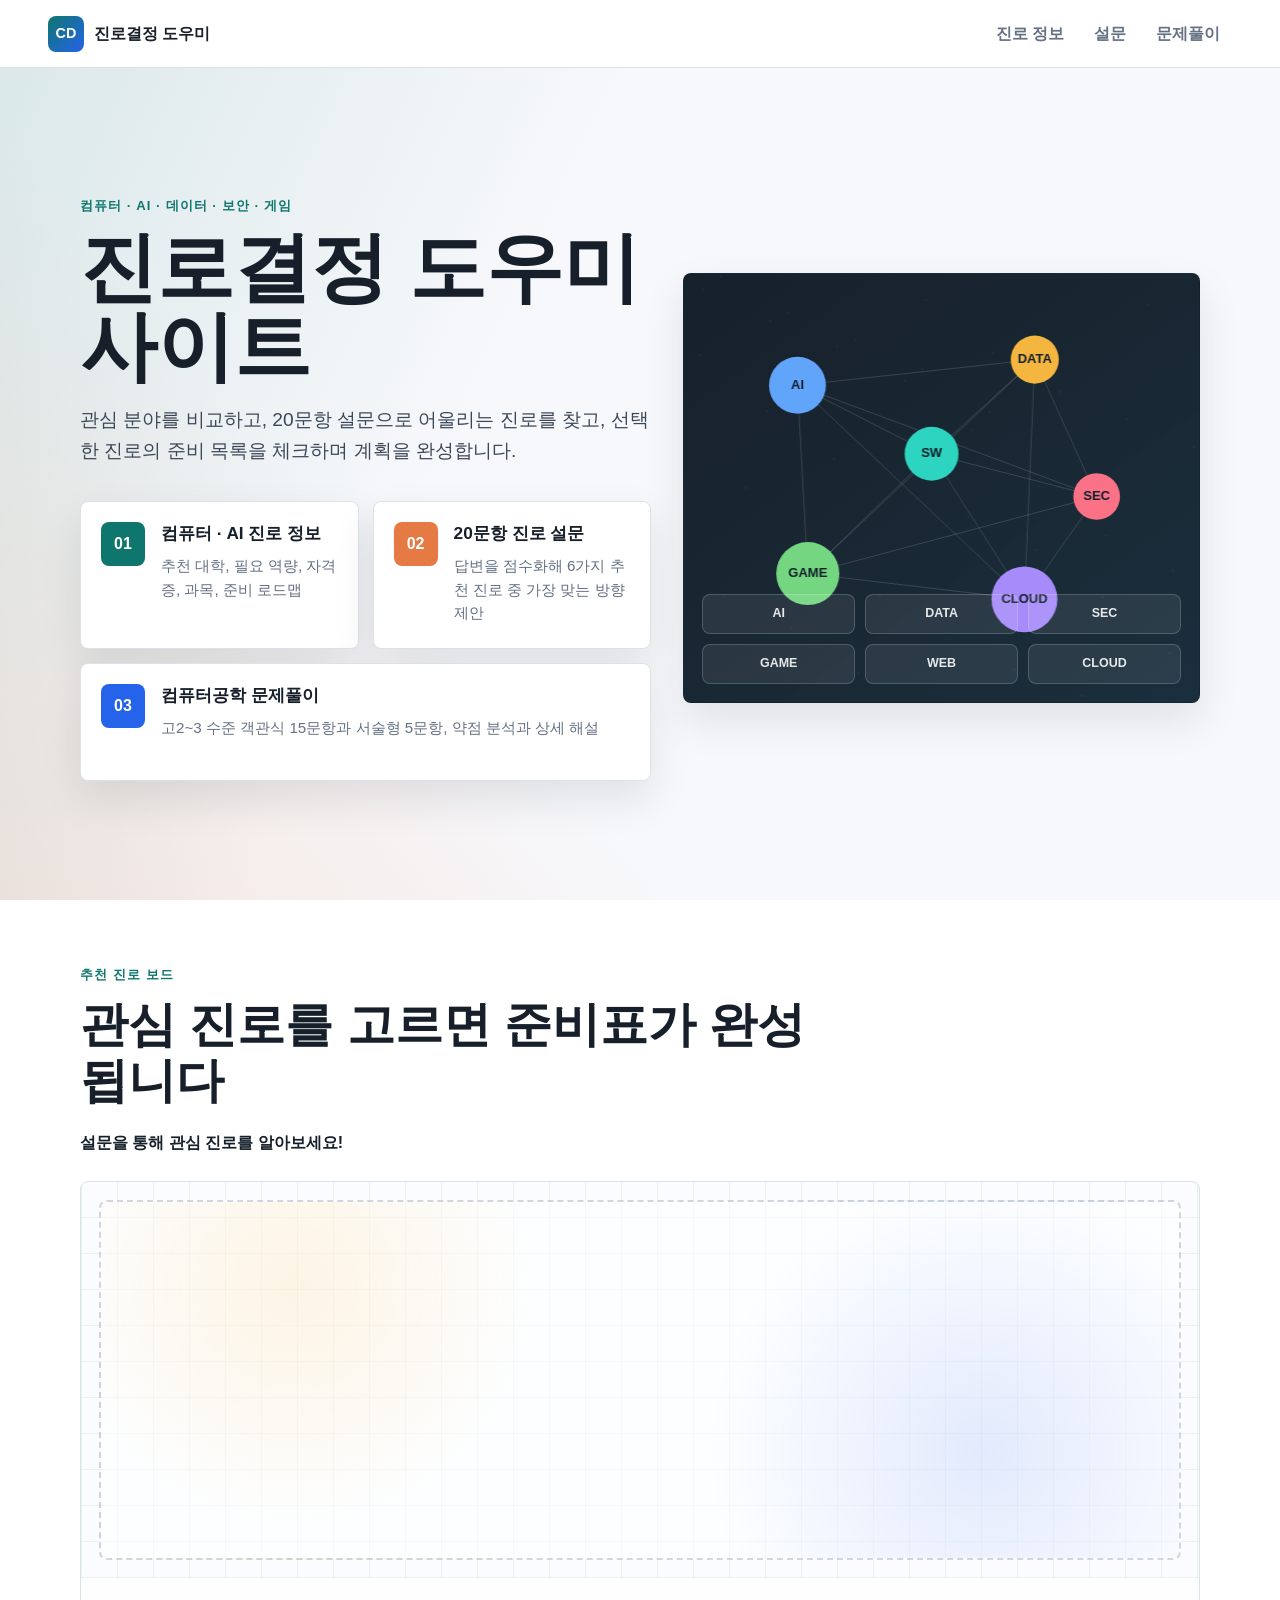
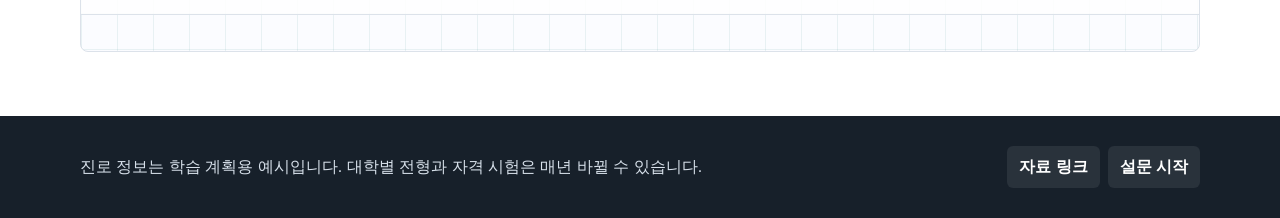
<file: GameDev_Roadmap_Web/index.html>
<!DOCTYPE html>
<html lang="ko">
<head>
  <meta charset="UTF-8">
  <meta name="viewport" content="width=device-width, initial-scale=1.0">
  <title>진로결정 도우미 사이트</title>
  <link rel="stylesheet" href="style.css">
  <script src="script.js" defer></script>
</head>
<body data-page="home">
  <canvas id="fireworkCanvas" aria-hidden="true"></canvas>
  <div id="readyBanner" class="ready-banner" role="status" aria-live="polite">준비완료</div>

  <header class="site-header">
    <a class="brand" href="index.html" aria-label="진로결정 도우미 홈">
      <span class="brand-mark">CD</span>
      <span>진로결정 도우미</span>
    </a>
    <nav class="top-nav" aria-label="주요 메뉴">
      <a href="careers.html">진로 정보</a>
      <a href="survey.html">설문</a>
      <a href="computer-quiz.html">문제풀이</a>
    </nav>
  </header>

  <main>
    <section class="home-hero section-band">
      <div class="wide-layout hero-grid">
        <div class="hero-copy">
          <p class="eyebrow">컴퓨터 · AI · 데이터 · 보안 · 게임</p>
          <h1>진로결정 도우미 사이트</h1>
          <p class="lead">관심 분야를 비교하고, 20문항 설문으로 어울리는 진로를 찾고, 선택한 진로의 준비 목록을 체크하며 계획을 완성합니다.</p>

          <div class="route-grid" aria-label="메인 이동 경로">
            <a class="route-card route-info" href="careers.html">
              <span class="route-number">01</span>
              <span>
                <strong>컴퓨터 · AI 진로 정보</strong>
                <small>추천 대학, 필요 역량, 자격증, 과목, 준비 로드맵</small>
              </span>
            </a>
            <a class="route-card route-survey" href="survey.html">
              <span class="route-number">02</span>
              <span>
                <strong>20문항 진로 설문</strong>
                <small>답변을 점수화해 6가지 추천 진로 중 가장 맞는 방향 제안</small>
              </span>
            </a>
            <a class="route-card route-quiz" href="computer-quiz.html">
              <span class="route-number">03</span>
              <span>
                <strong>컴퓨터공학 문제풀이</strong>
                <small>고2~3 수준 객관식 15문항과 서술형 5문항, 약점 분석과 상세 해설</small>
              </span>
            </a>
          </div>
        </div>

        <div class="visual-stage" aria-label="진로 분야 연결 그래픽">
          <canvas id="networkCanvas"></canvas>
          <div class="visual-labels" aria-hidden="true">
            <span>AI</span>
            <span>DATA</span>
            <span>SEC</span>
            <span>GAME</span>
            <span>WEB</span>
            <span>CLOUD</span>
          </div>
        </div>
      </div>
    </section>

    <section class="section-band board-band" id="recommendation-board">
      <div class="wide-layout">
        <div class="section-heading">
          <p class="eyebrow">추천 진로 보드</p>
          <h2>관심 진로를 고르면 준비표가 완성됩니다</h2>
          <h4>설문을 통해 관심 진로를 알아보세요!</h4>
        </div>

        <div class="recommendation-surface">
          <div id="blankReveal" class="blank-reveal" role="button" tabindex="0" aria-label="추천 진로 목록 열기"></div>
          <div id="careerPicker" class="career-picker" hidden></div>
          <div id="careerDetailHost" class="career-detail-host"></div>
        </div>
      </div>
    </section>
  </main>

  <footer class="site-footer">
    <div class="wide-layout footer-grid">
      <p>진로 정보는 학습 계획용 예시입니다. 대학별 전형과 자격 시험은 매년 바뀔 수 있습니다.</p>
      <div class="footer-links">
        <a href="careers.html#sources">자료 링크</a>
        <a href="survey.html">설문 시작</a>
      </div>
    </div>
  </footer>
</body>
</html>
</file>
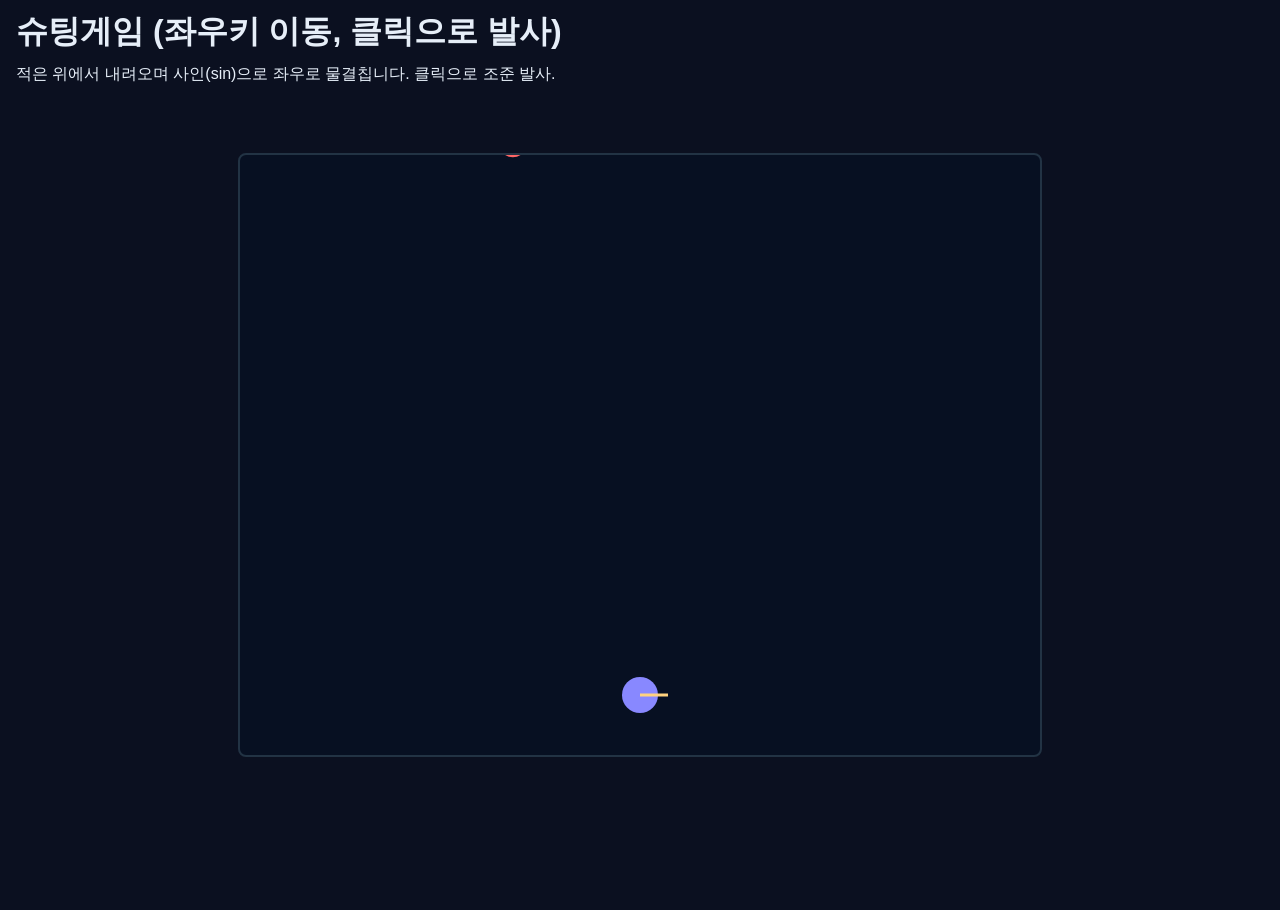
<file: 슈팅게임/index.html>
<!doctype html>
<html lang="ko">
<head>
  <meta charset="utf-8">
  <meta name="viewport" content="width=device-width,initial-scale=1" />
  <title>슈팅게임</title>
  <link rel="stylesheet" href="style.css">
</head>
<body>
  <h1>슈팅게임 (좌우키 이동, 클릭으로 발사)</h1>
  <p>적은 위에서 내려오며 사인(sin)으로 좌우로 물결칩니다. 클릭으로 조준 발사.</p>
  <div class="game-wrap">
    <canvas id="gameCanvas"></canvas>
  </div>
  <script src="game.js"></script>
</body>
</html>
</file>
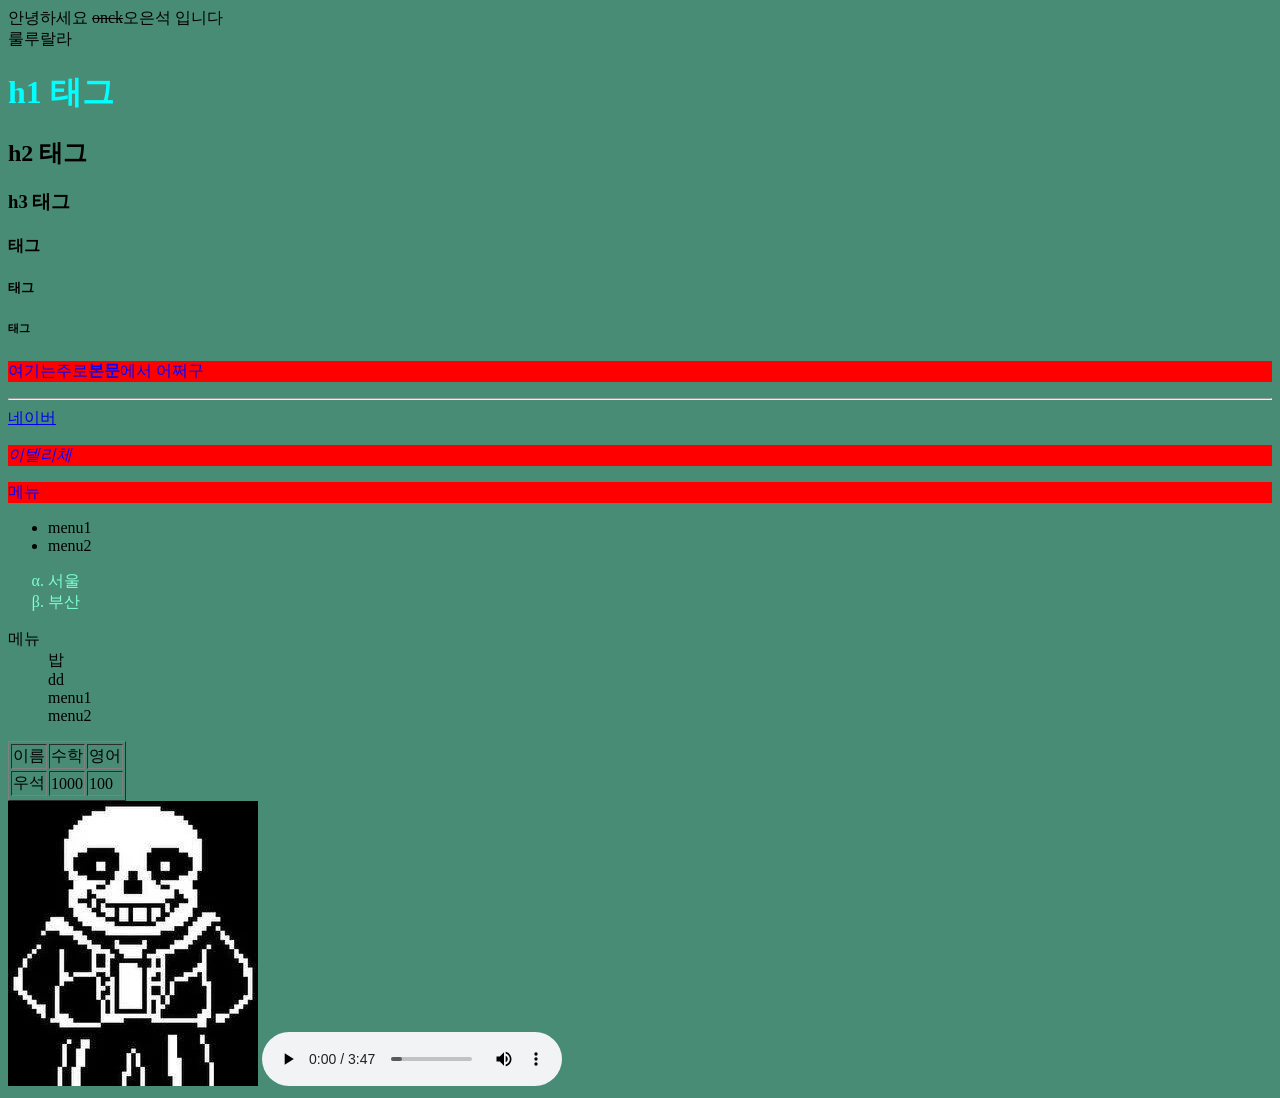
<file: 202660310_01.html>
<!DOCTYPE html>
<html>
<head>
<title>여기는 고색고</title>
<style>
    body{
        background-color: rgba(24, 110, 82, 0.788);
    }
    p{
        color:blue;
        background-color:red
    }
    h1{
        color:aqua
    }
    ol{
        color:aquamarine;
        list-style-type: lower-greek;
    }
    

    
</style>
</head>
<body>
안녕하세요 <del>onck</del>오은석 입니다    <br>
룰루랄라
<h1>h1 태그</h1>
<h2>h2 태그</h2>
<h3>h3 태그</h3>
<h4>태그</h4>
<h5>태그</h5>
<h6>태그</h6>

<p>여기는주로<b>본문</b>에서 어쩌구</p>
<hr>
<a href="http://www.naver.com">네이버</a>
<p><i>이텔리체</i></p>

<p>메뉴</p>
<ul>
    <li>menu1</li>
    <li>menu2</li>
</ul>
<ol>
    <li>서울</li>
    <li>부산</li>
</ol>

<dl>
    <dt>메뉴</dt>
    <dd>밥</dd>
    <dd>dd</dd>
    <dd>menu1</dd>
    <dd>menu2</dd>
</dl>
<table border="1">
    <tr>
        <td>이름</td>
        <td>수학</td>
        <td>영어</td>
    </tr>
    <tr>
        <td>우석</td>
        <td>1000</td>
        <td>100</td>
    </tr>
<tr></tr>
</table>

<img src="이미지/샌즈.webp">

<audio src="음악/jungmiandgi-canon_piano-191927.mp3" controls="controls" autoplay="autoplay" loop="loop"></audio>
</body>
</html>
</file>
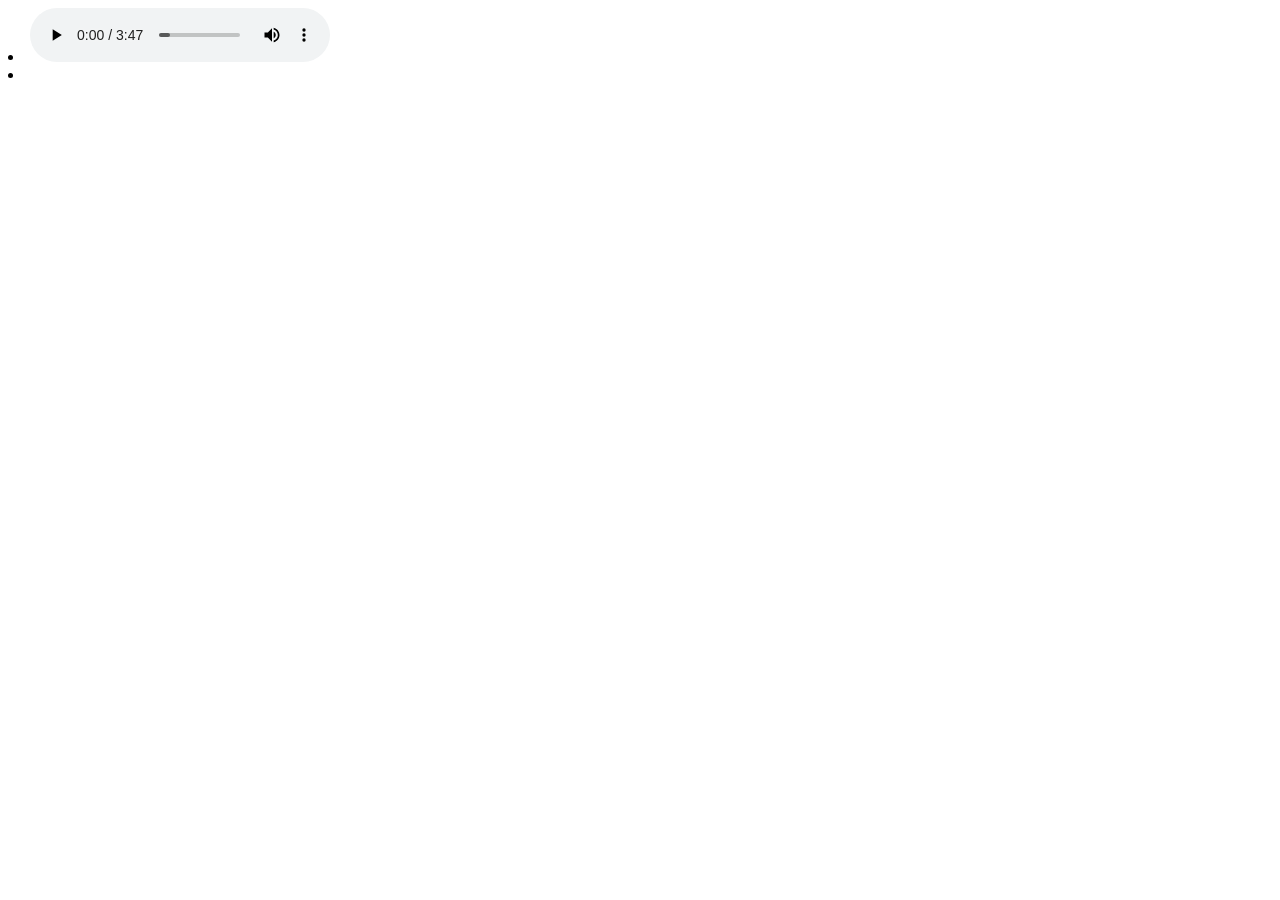
<file: 202660310_sound.html>
<!DOCTYPE html>
<html>
<head>
<title>플레이리스트</title>
</head>
<body>
<oi>
    <li><audio src="음악/jungmiandgi-canon_piano-191927.mp3" controls="controls" autoplay="autoplay" loop="loop"></audio></li>
    <li></li>
</oi>
</body>
</html>
</file>
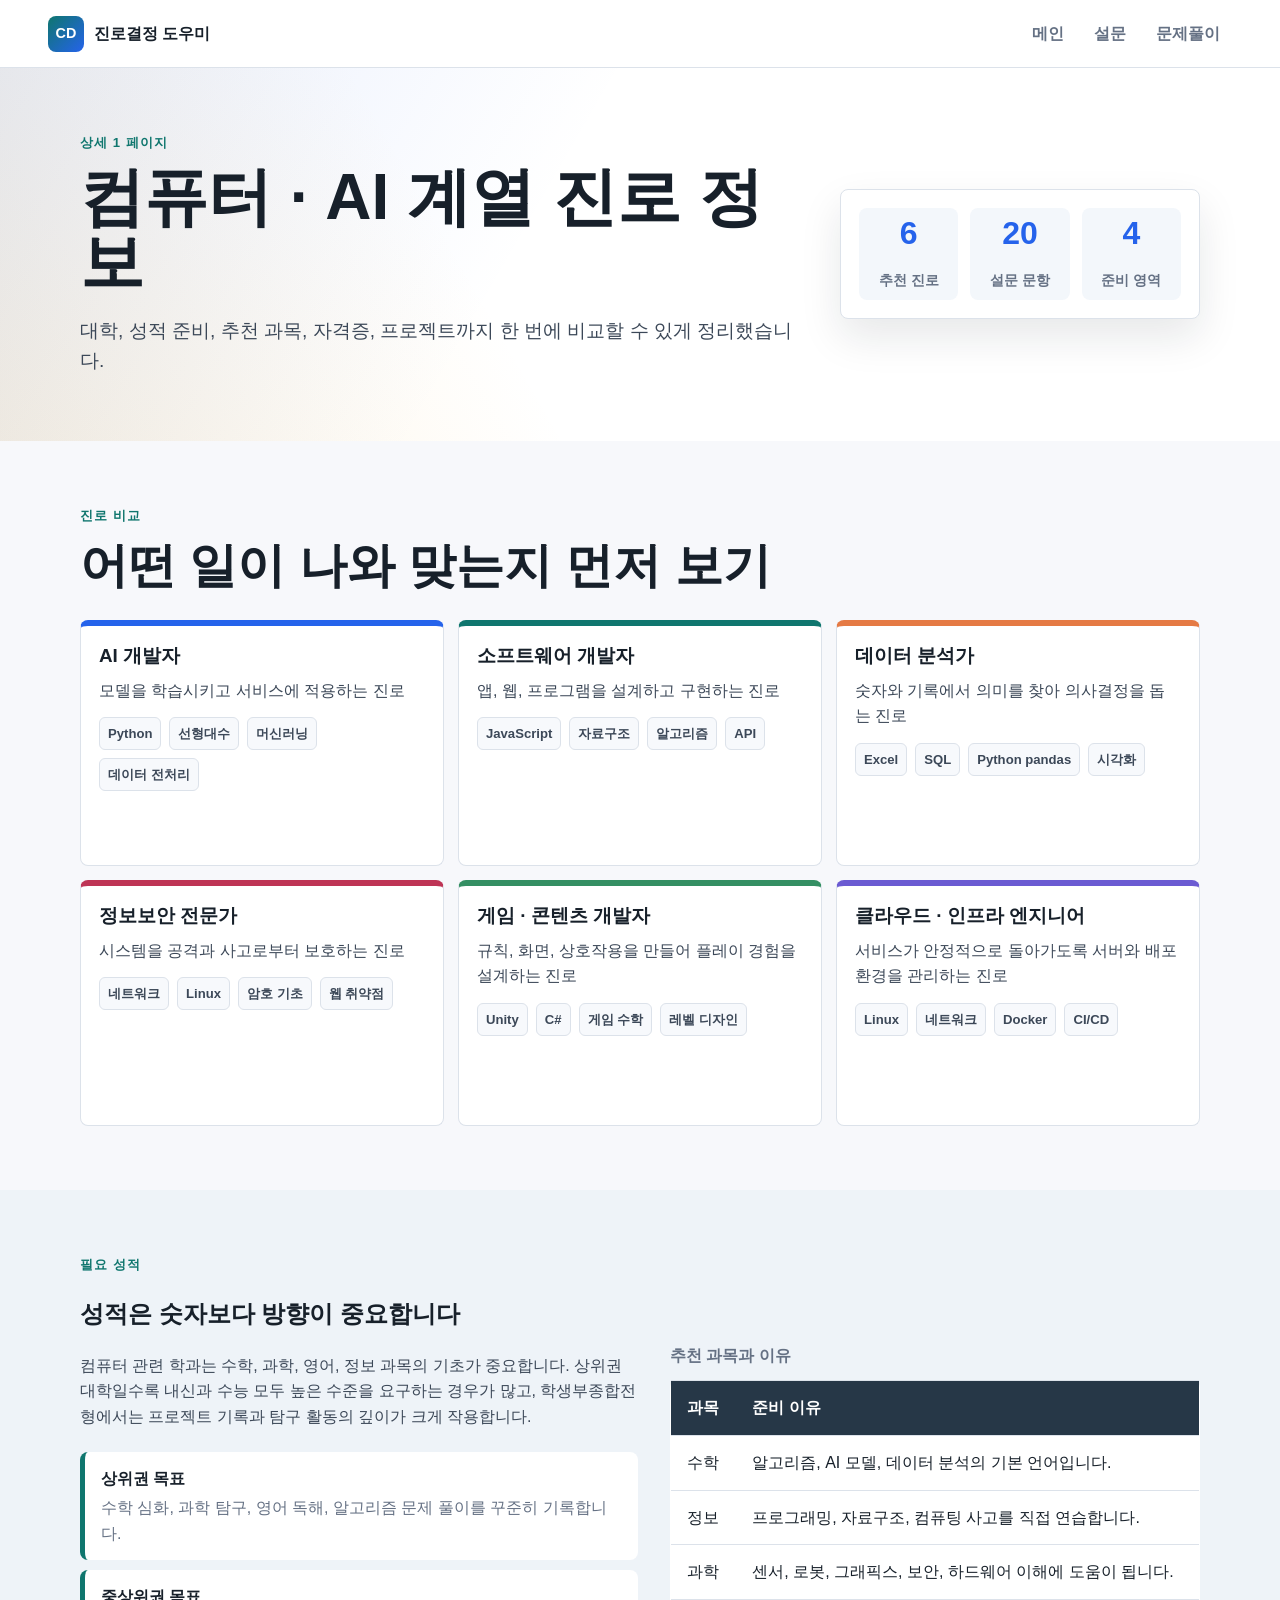
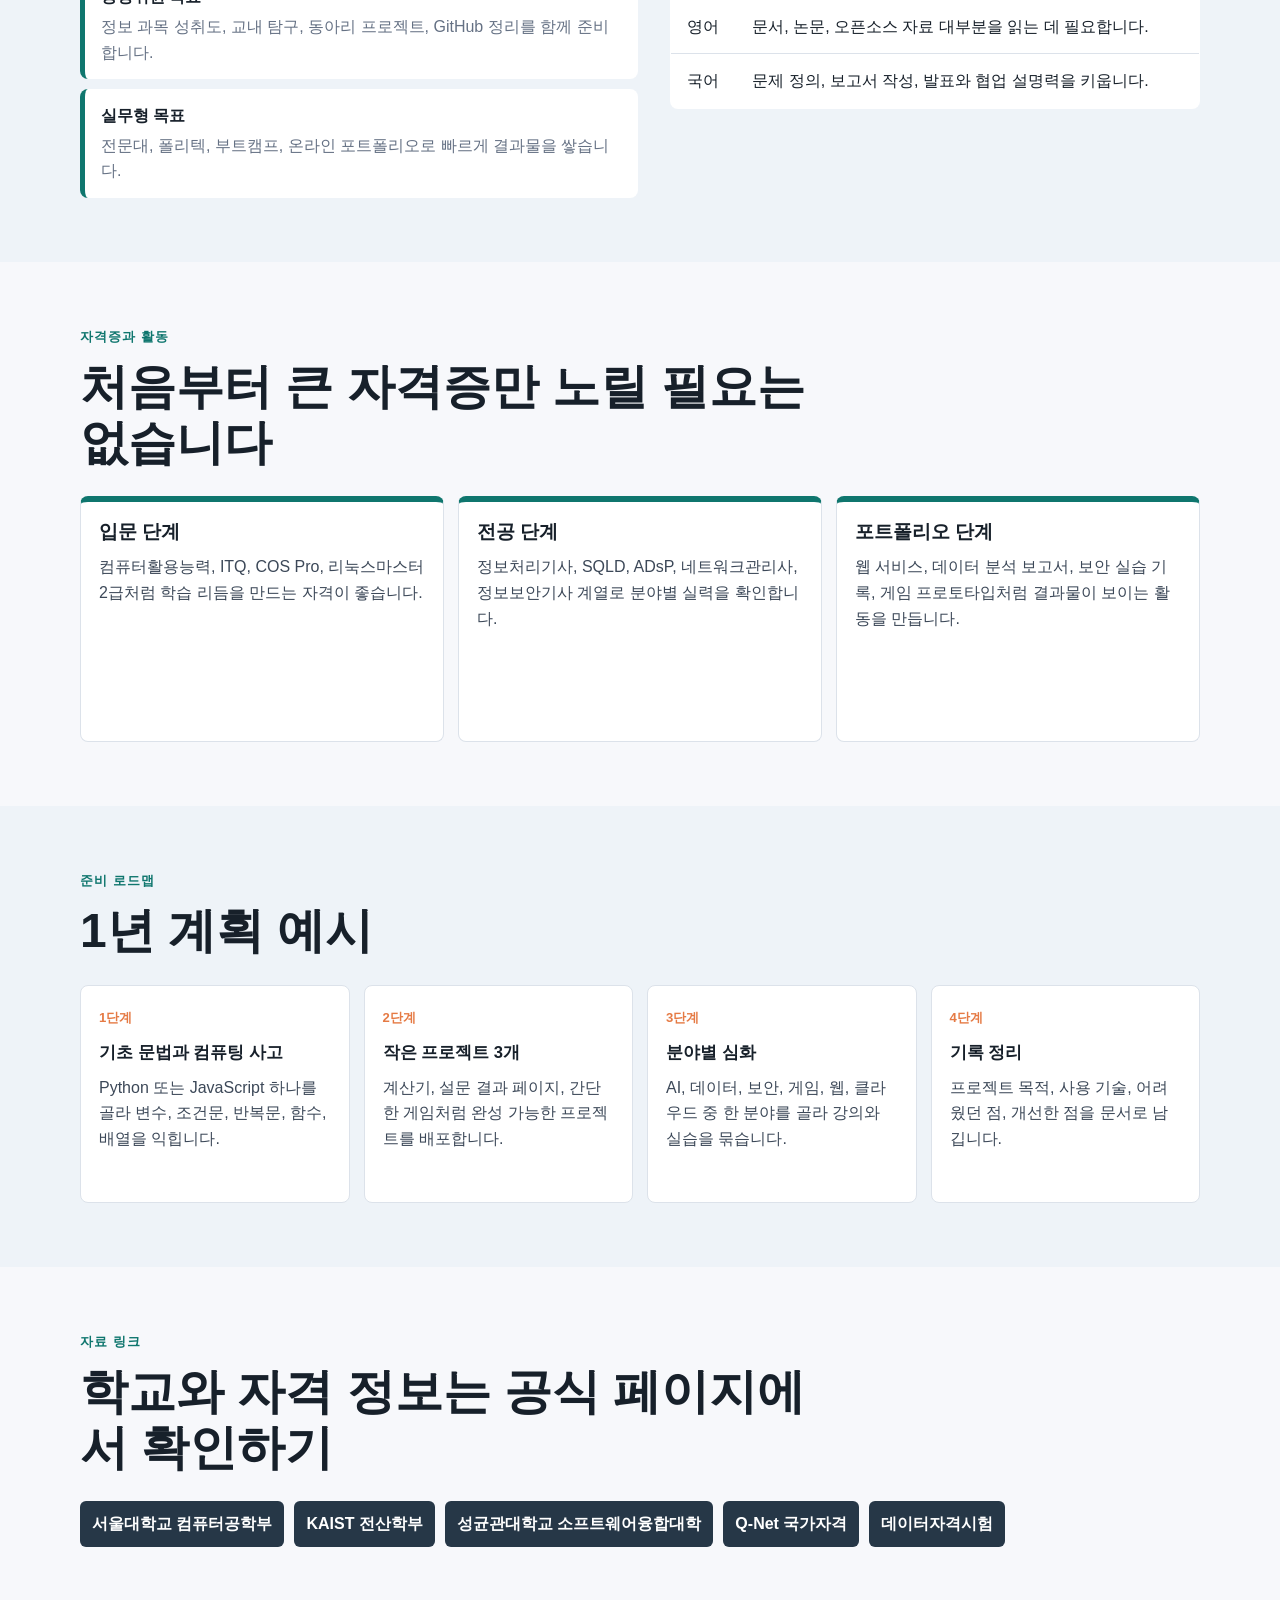
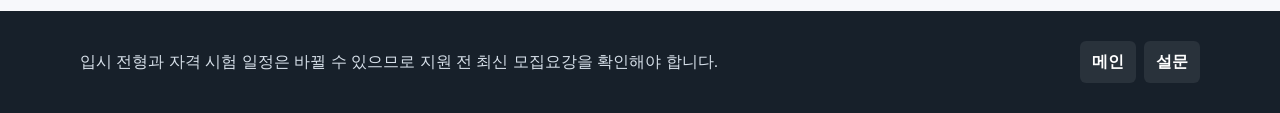
<file: GameDev_Roadmap_Web/careers.html>
<!DOCTYPE html>
<html lang="ko">
<head>
  <meta charset="UTF-8">
  <meta name="viewport" content="width=device-width, initial-scale=1.0">
  <title>컴퓨터 · AI 진로 정보 - 진로결정 도우미</title>
  <link rel="stylesheet" href="style.css">
  <script src="script.js" defer></script>
</head>
<body data-page="careers">
  <header class="site-header">
    <a class="brand" href="index.html" aria-label="진로결정 도우미 홈">
      <span class="brand-mark">CD</span>
      <span>진로결정 도우미</span>
    </a>
    <nav class="top-nav" aria-label="주요 메뉴">
      <a href="index.html">메인</a>
      <a href="survey.html">설문</a>
      <a href="computer-quiz.html">문제풀이</a>
    </nav>
  </header>

  <main>
    <section class="section-band info-hero">
      <div class="wide-layout info-hero-grid">
        <div>
          <p class="eyebrow">상세 1 페이지</p>
          <h1>컴퓨터 · AI 계열 진로 정보</h1>
          <p class="lead">대학, 성적 준비, 추천 과목, 자격증, 프로젝트까지 한 번에 비교할 수 있게 정리했습니다.</p>
        </div>
        <div class="metric-strip" aria-label="진로 정보 요약">
          <div>
            <strong>6</strong>
            <span>추천 진로</span>
          </div>
          <div>
            <strong>20</strong>
            <span>설문 문항</span>
          </div>
          <div>
            <strong>4</strong>
            <span>준비 영역</span>
          </div>
        </div>
      </div>
    </section>

    <section class="section-band">
      <div class="wide-layout">
        <div class="section-heading">
          <p class="eyebrow">진로 비교</p>
          <h2>어떤 일이 나와 맞는지 먼저 보기</h2>
        </div>
        <div id="careerLibrary" class="career-library"></div>
      </div>
    </section>

    <section class="section-band contrast-band">
      <div class="wide-layout two-column">
        <div>
          <p class="eyebrow">필요 성적</p>
          <h2>성적은 숫자보다 방향이 중요합니다</h2>
          <p class="body-copy">컴퓨터 관련 학과는 수학, 과학, 영어, 정보 과목의 기초가 중요합니다. 상위권 대학일수록 내신과 수능 모두 높은 수준을 요구하는 경우가 많고, 학생부종합전형에서는 프로젝트 기록과 탐구 활동의 깊이가 크게 작용합니다.</p>
          <div class="stack-list">
            <div class="plain-item">
              <strong>상위권 목표</strong>
              <span>수학 심화, 과학 탐구, 영어 독해, 알고리즘 문제 풀이를 꾸준히 기록합니다.</span>
            </div>
            <div class="plain-item">
              <strong>중상위권 목표</strong>
              <span>정보 과목 성취도, 교내 탐구, 동아리 프로젝트, GitHub 정리를 함께 준비합니다.</span>
            </div>
            <div class="plain-item">
              <strong>실무형 목표</strong>
              <span>전문대, 폴리텍, 부트캠프, 온라인 포트폴리오로 빠르게 결과물을 쌓습니다.</span>
            </div>
          </div>
        </div>

        <div class="subject-table-wrap">
          <table class="info-table">
            <caption>추천 과목과 이유</caption>
            <thead>
              <tr>
                <th>과목</th>
                <th>준비 이유</th>
              </tr>
            </thead>
            <tbody>
              <tr>
                <td>수학</td>
                <td>알고리즘, AI 모델, 데이터 분석의 기본 언어입니다.</td>
              </tr>
              <tr>
                <td>정보</td>
                <td>프로그래밍, 자료구조, 컴퓨팅 사고를 직접 연습합니다.</td>
              </tr>
              <tr>
                <td>과학</td>
                <td>센서, 로봇, 그래픽스, 보안, 하드웨어 이해에 도움이 됩니다.</td>
              </tr>
              <tr>
                <td>영어</td>
                <td>문서, 논문, 오픈소스 자료 대부분을 읽는 데 필요합니다.</td>
              </tr>
              <tr>
                <td>국어</td>
                <td>문제 정의, 보고서 작성, 발표와 협업 설명력을 키웁니다.</td>
              </tr>
            </tbody>
          </table>
        </div>
      </div>
    </section>

    <section class="section-band">
      <div class="wide-layout">
        <div class="section-heading">
          <p class="eyebrow">자격증과 활동</p>
          <h2>처음부터 큰 자격증만 노릴 필요는 없습니다</h2>
        </div>
        <div class="cert-grid">
          <article class="cert-card">
            <h3>입문 단계</h3>
            <p>컴퓨터활용능력, ITQ, COS Pro, 리눅스마스터 2급처럼 학습 리듬을 만드는 자격이 좋습니다.</p>
          </article>
          <article class="cert-card">
            <h3>전공 단계</h3>
            <p>정보처리기사, SQLD, ADsP, 네트워크관리사, 정보보안기사 계열로 분야별 실력을 확인합니다.</p>
          </article>
          <article class="cert-card">
            <h3>포트폴리오 단계</h3>
            <p>웹 서비스, 데이터 분석 보고서, 보안 실습 기록, 게임 프로토타입처럼 결과물이 보이는 활동을 만듭니다.</p>
          </article>
        </div>
      </div>
    </section>

    <section class="section-band contrast-band">
      <div class="wide-layout">
        <div class="section-heading">
          <p class="eyebrow">준비 로드맵</p>
          <h2>1년 계획 예시</h2>
        </div>
        <ol class="timeline">
          <li>
            <span>1단계</span>
            <strong>기초 문법과 컴퓨팅 사고</strong>
            <p>Python 또는 JavaScript 하나를 골라 변수, 조건문, 반복문, 함수, 배열을 익힙니다.</p>
          </li>
          <li>
            <span>2단계</span>
            <strong>작은 프로젝트 3개</strong>
            <p>계산기, 설문 결과 페이지, 간단한 게임처럼 완성 가능한 프로젝트를 배포합니다.</p>
          </li>
          <li>
            <span>3단계</span>
            <strong>분야별 심화</strong>
            <p>AI, 데이터, 보안, 게임, 웹, 클라우드 중 한 분야를 골라 강의와 실습을 묶습니다.</p>
          </li>
          <li>
            <span>4단계</span>
            <strong>기록 정리</strong>
            <p>프로젝트 목적, 사용 기술, 어려웠던 점, 개선한 점을 문서로 남깁니다.</p>
          </li>
        </ol>
      </div>
    </section>

    <section class="section-band" id="sources">
      <div class="wide-layout">
        <div class="section-heading">
          <p class="eyebrow">자료 링크</p>
          <h2>학교와 자격 정보는 공식 페이지에서 확인하기</h2>
        </div>
        <div class="source-list">
          <a href="https://cse.snu.ac.kr/" target="_blank" rel="noreferrer">서울대학교 컴퓨터공학부</a>
          <a href="https://cs.kaist.ac.kr/" target="_blank" rel="noreferrer">KAIST 전산학부</a>
          <a href="https://sw.skku.edu/sw/index.do" target="_blank" rel="noreferrer">성균관대학교 소프트웨어융합대학</a>
          <a href="https://www.q-net.or.kr/" target="_blank" rel="noreferrer">Q-Net 국가자격</a>
          <a href="https://www.dataq.or.kr/" target="_blank" rel="noreferrer">데이터자격시험</a>
        </div>
      </div>
    </section>
  </main>

  <footer class="site-footer">
    <div class="wide-layout footer-grid">
      <p>입시 전형과 자격 시험 일정은 바뀔 수 있으므로 지원 전 최신 모집요강을 확인해야 합니다.</p>
      <div class="footer-links">
        <a href="index.html">메인</a>
        <a href="survey.html">설문</a>
      </div>
    </div>
  </footer>
</body>
</html>
</file>
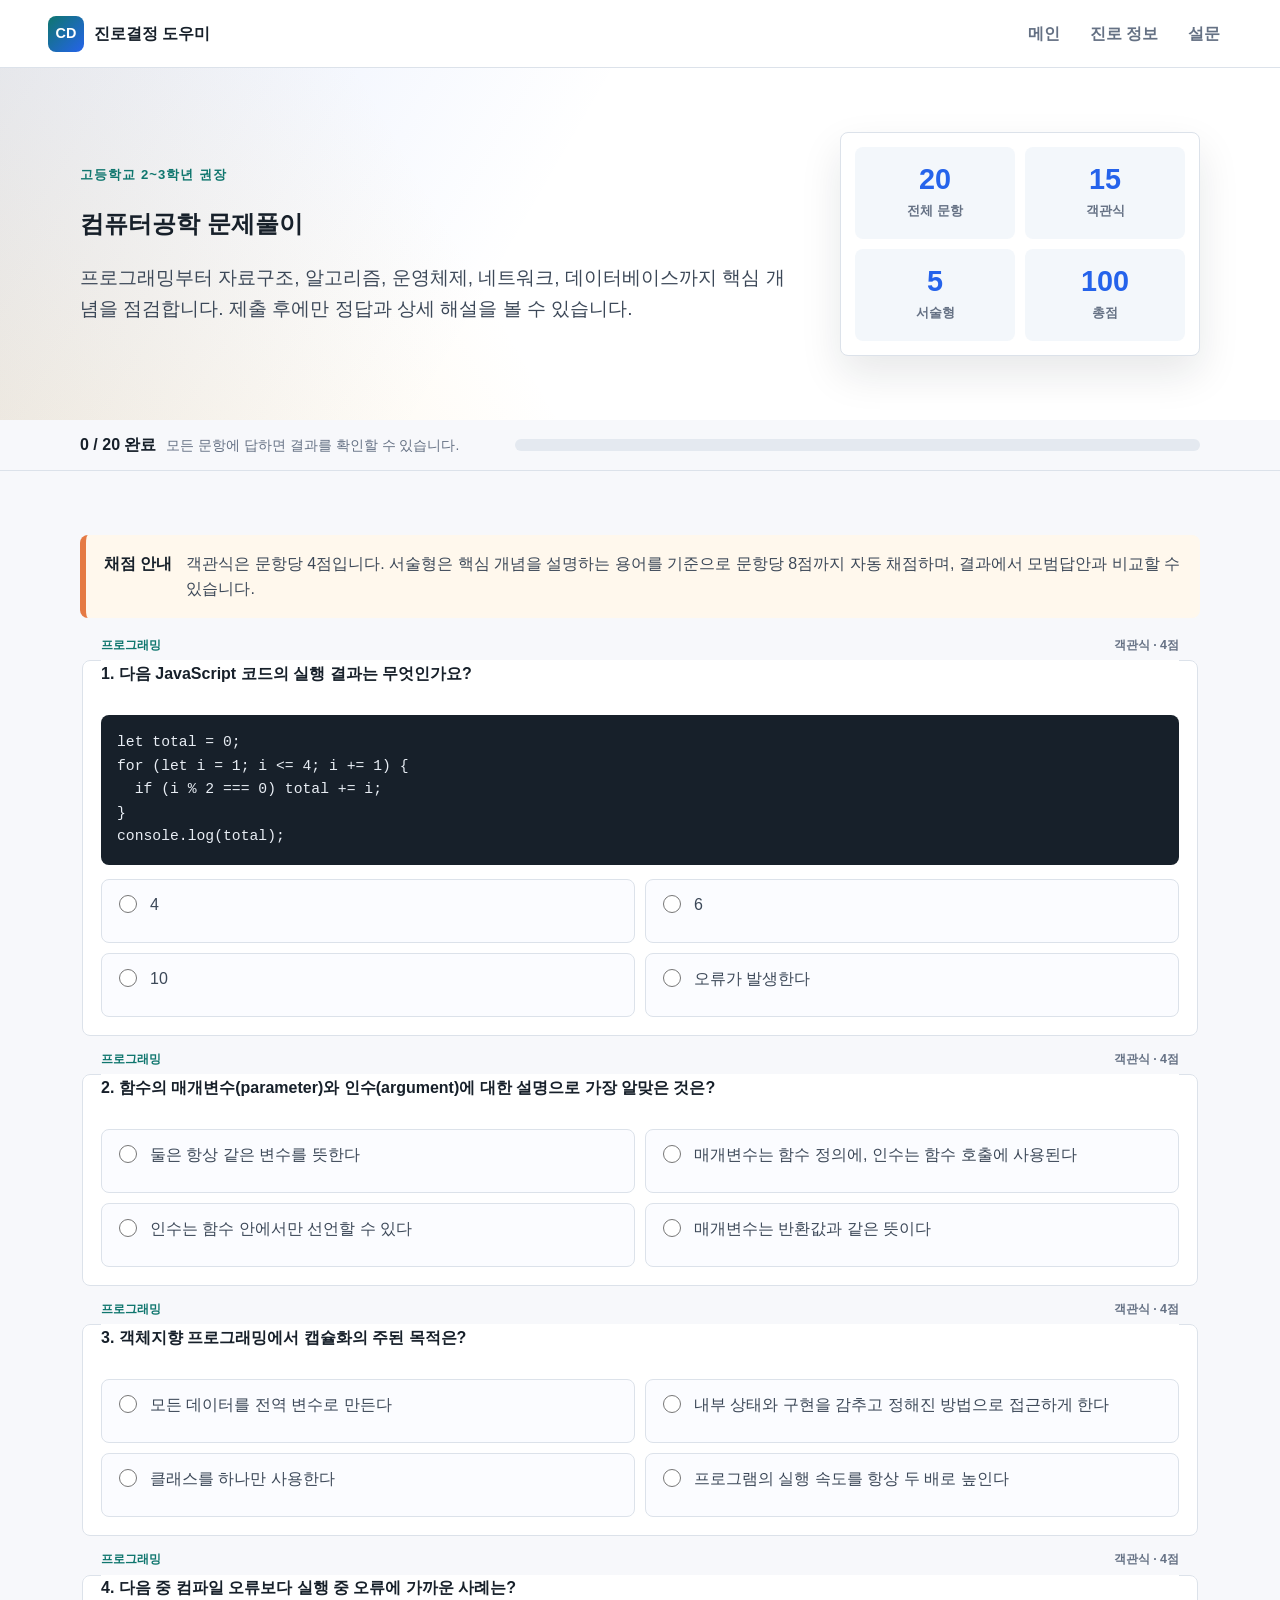
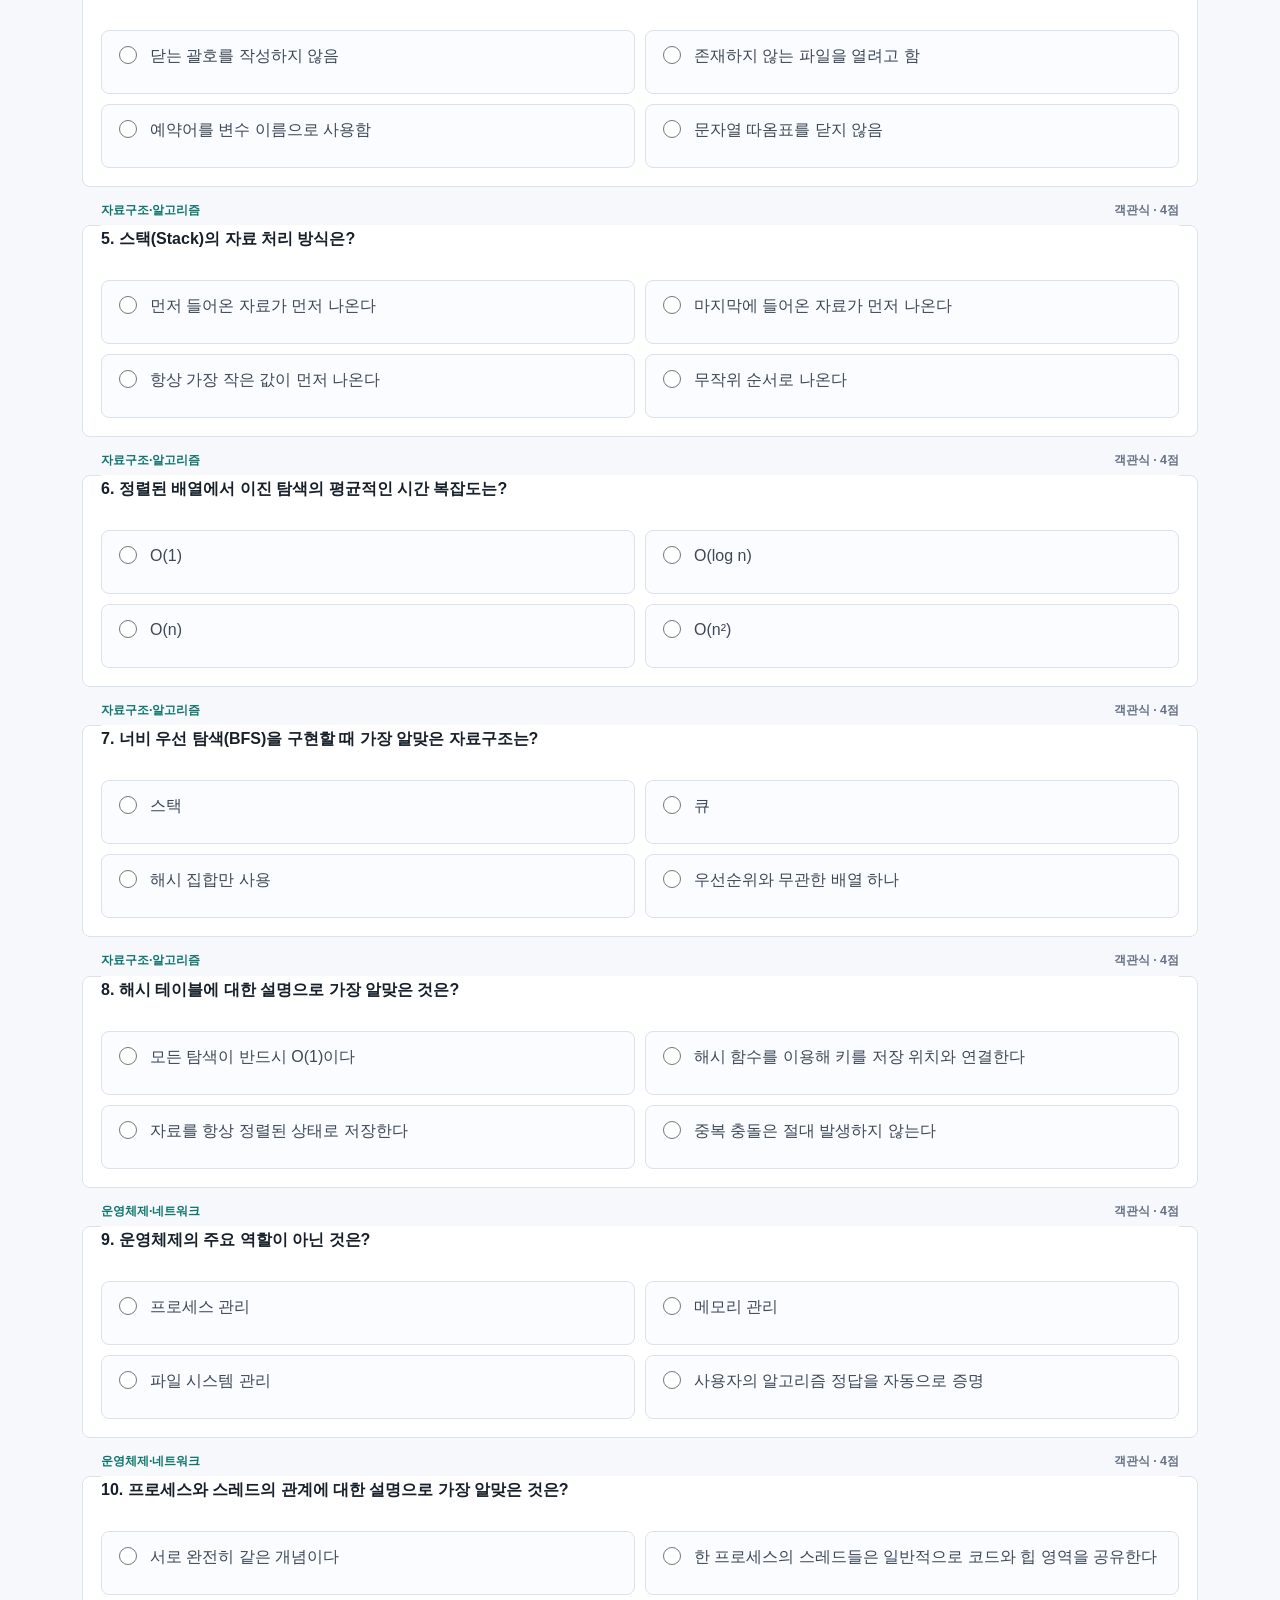
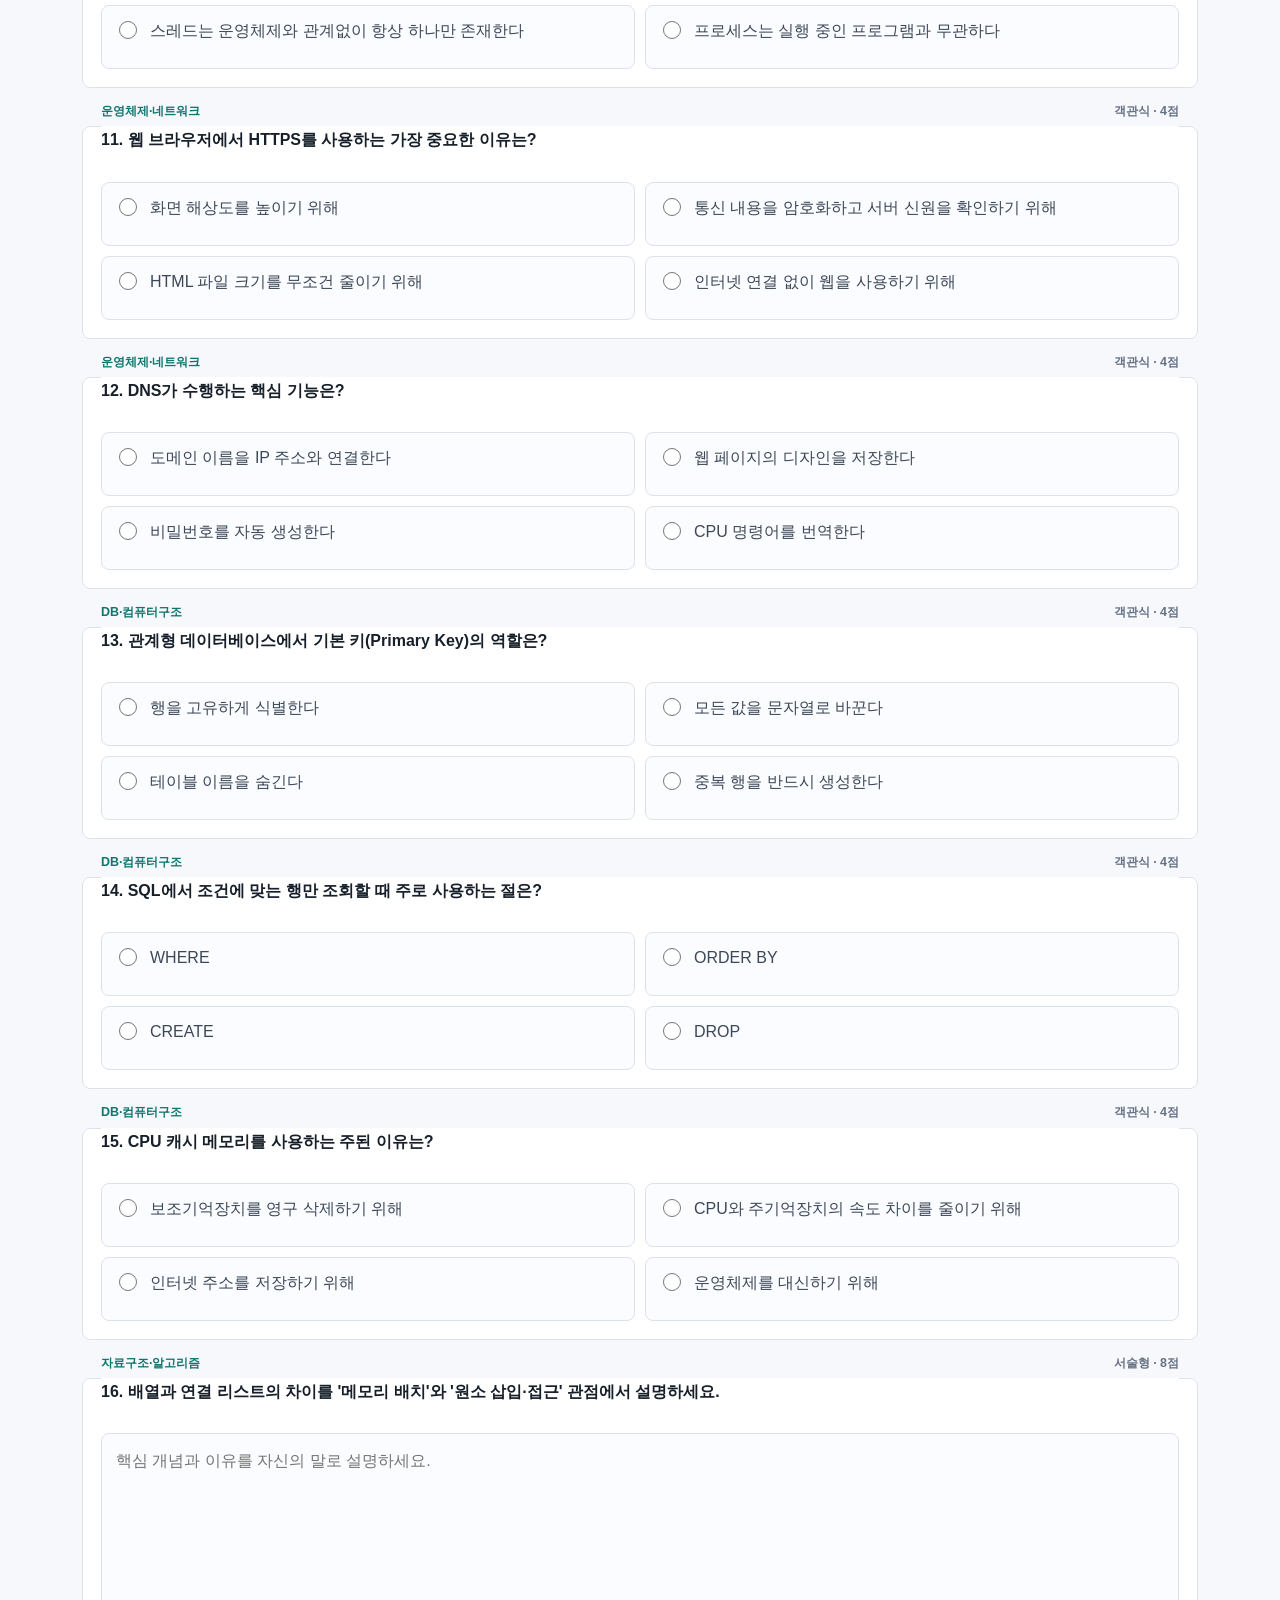
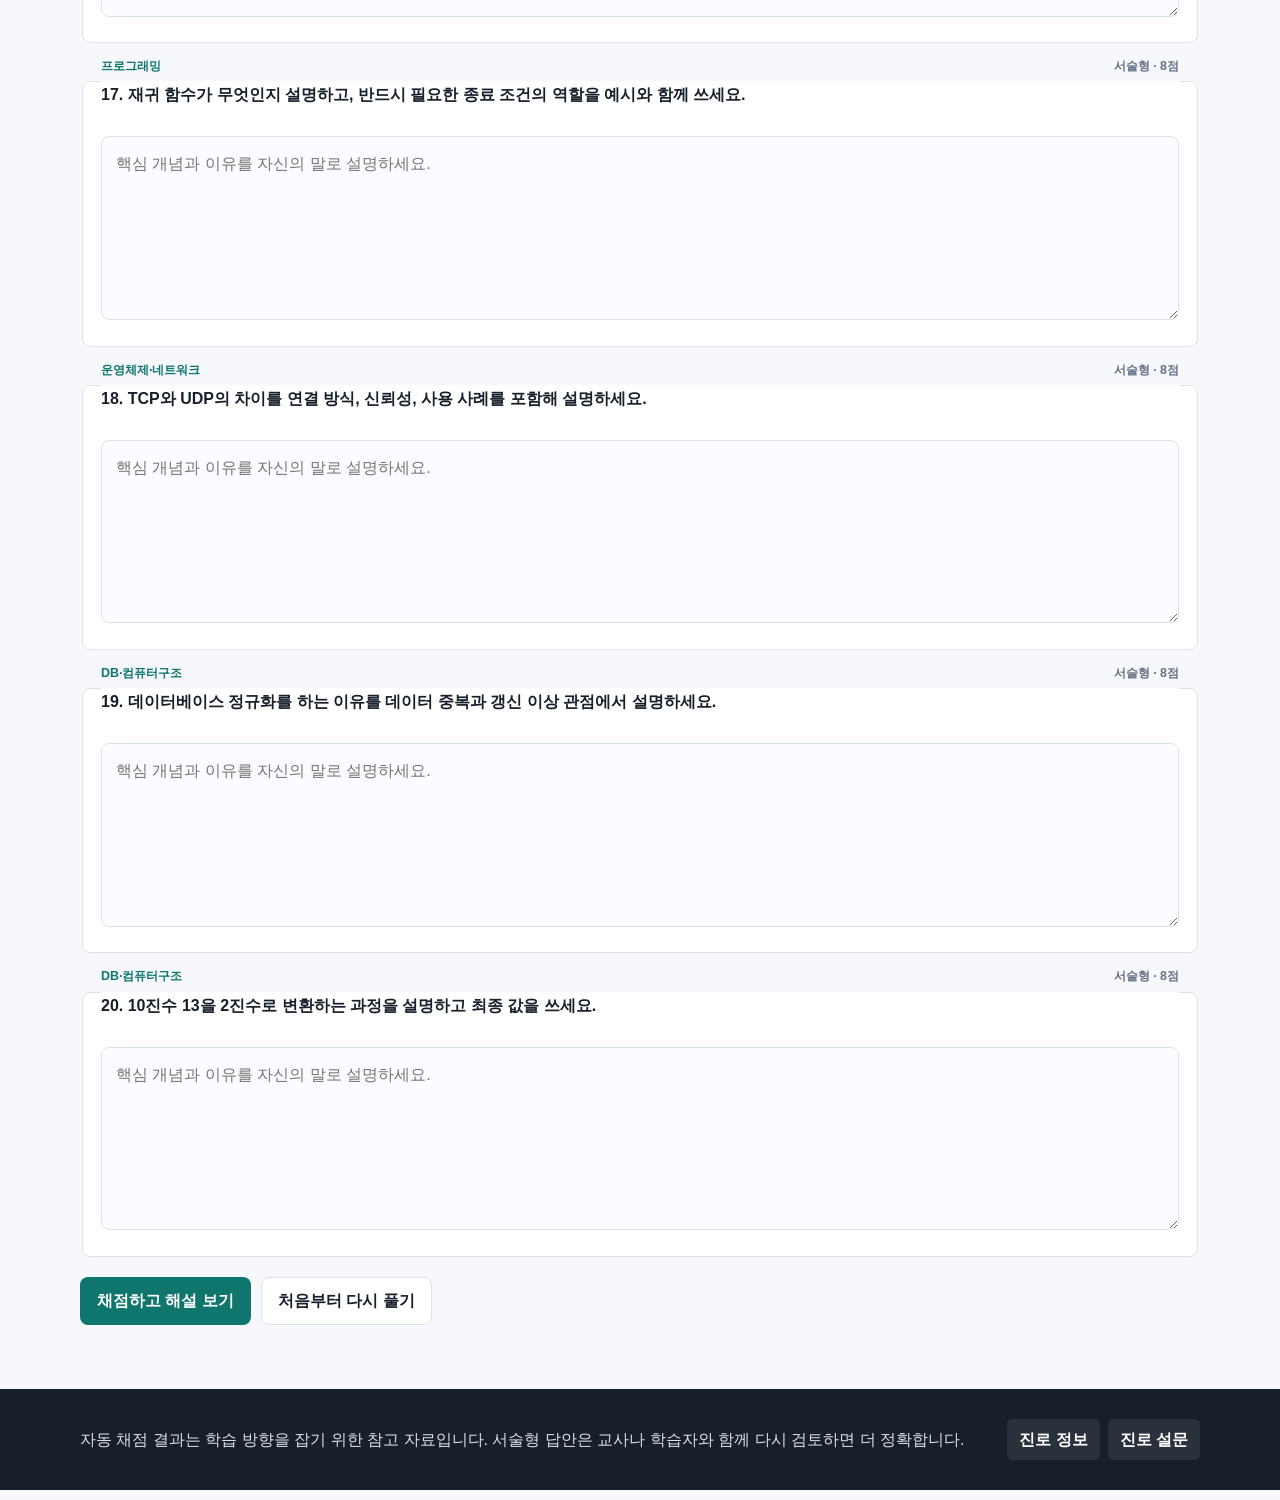
<file: GameDev_Roadmap_Web/computer-quiz.html>
<!DOCTYPE html>
<html lang="ko">
<head>
  <meta charset="UTF-8">
  <meta name="viewport" content="width=device-width, initial-scale=1.0">
  <title>컴퓨터공학 문제풀이 - 진로결정 도우미</title>
  <link rel="stylesheet" href="style.css">
  <script src="script.js" defer></script>
  <script src="quiz.js" defer></script>
</head>
<body data-page="quiz">
  <header class="site-header">
    <a class="brand" href="index.html" aria-label="진로결정 도우미 홈">
      <span class="brand-mark">CD</span>
      <span>진로결정 도우미</span>
    </a>
    <nav class="top-nav" aria-label="주요 메뉴">
      <a href="index.html">메인</a>
      <a href="careers.html">진로 정보</a>
      <a href="survey.html">설문</a>
    </nav>
  </header>

  <main>
    <section class="section-band quiz-hero">
      <div class="wide-layout survey-head">
        <div>
          <p class="eyebrow">고등학교 2~3학년 권장</p>
          <h1>컴퓨터공학 문제풀이</h1>
          <p class="lead">프로그래밍부터 자료구조, 알고리즘, 운영체제, 네트워크, 데이터베이스까지 핵심 개념을 점검합니다. 제출 후에만 정답과 상세 해설을 볼 수 있습니다.</p>
        </div>
        <div class="quiz-status-card" aria-label="문제 구성">
          <div><strong>20</strong><span>전체 문항</span></div>
          <div><strong>15</strong><span>객관식</span></div>
          <div><strong>5</strong><span>서술형</span></div>
          <div><strong>100</strong><span>총점</span></div>
        </div>
      </div>
    </section>

    <section class="quiz-toolbar-wrap" aria-label="풀이 진행 상황">
      <div class="wide-layout quiz-toolbar">
        <div>
          <strong id="quizProgressText">0 / 20 완료</strong>
          <span>모든 문항에 답하면 결과를 확인할 수 있습니다.</span>
        </div>
        <div class="progress-track">
          <span id="quizProgressBar"></span>
        </div>
      </div>
    </section>

    <section class="section-band">
      <div class="wide-layout">
        <div class="quiz-guide">
          <strong>채점 안내</strong>
          <p>객관식은 문항당 4점입니다. 서술형은 핵심 개념을 설명하는 용어를 기준으로 문항당 8점까지 자동 채점하며, 결과에서 모범답안과 비교할 수 있습니다.</p>
        </div>
        <form id="computerQuizForm" class="survey-form quiz-form"></form>
        <div class="form-actions">
          <button class="primary-button" type="submit" form="computerQuizForm">채점하고 해설 보기</button>
          <button class="secondary-button" type="button" id="quizReset">처음부터 다시 풀기</button>
        </div>
      </div>
    </section>

    <section class="section-band quiz-result-band" id="quizResult" hidden>
      <div class="wide-layout">
        <div id="quizSummary"></div>
        <div class="section-heading quiz-review-heading">
          <p class="eyebrow">전체 문항 복습</p>
          <h2>정답과 상세 해설</h2>
          <p>맞힌 문제도 설명을 읽고, 개념을 자신의 말로 다시 정리해 보세요.</p>
        </div>
        <div id="quizReview" class="quiz-review"></div>
      </div>
    </section>
  </main>

  <footer class="site-footer">
    <div class="wide-layout footer-grid">
      <p>자동 채점 결과는 학습 방향을 잡기 위한 참고 자료입니다. 서술형 답안은 교사나 학습자와 함께 다시 검토하면 더 정확합니다.</p>
      <div class="footer-links">
        <a href="careers.html">진로 정보</a>
        <a href="survey.html">진로 설문</a>
      </div>
    </div>
  </footer>
</body>
</html>
</file>
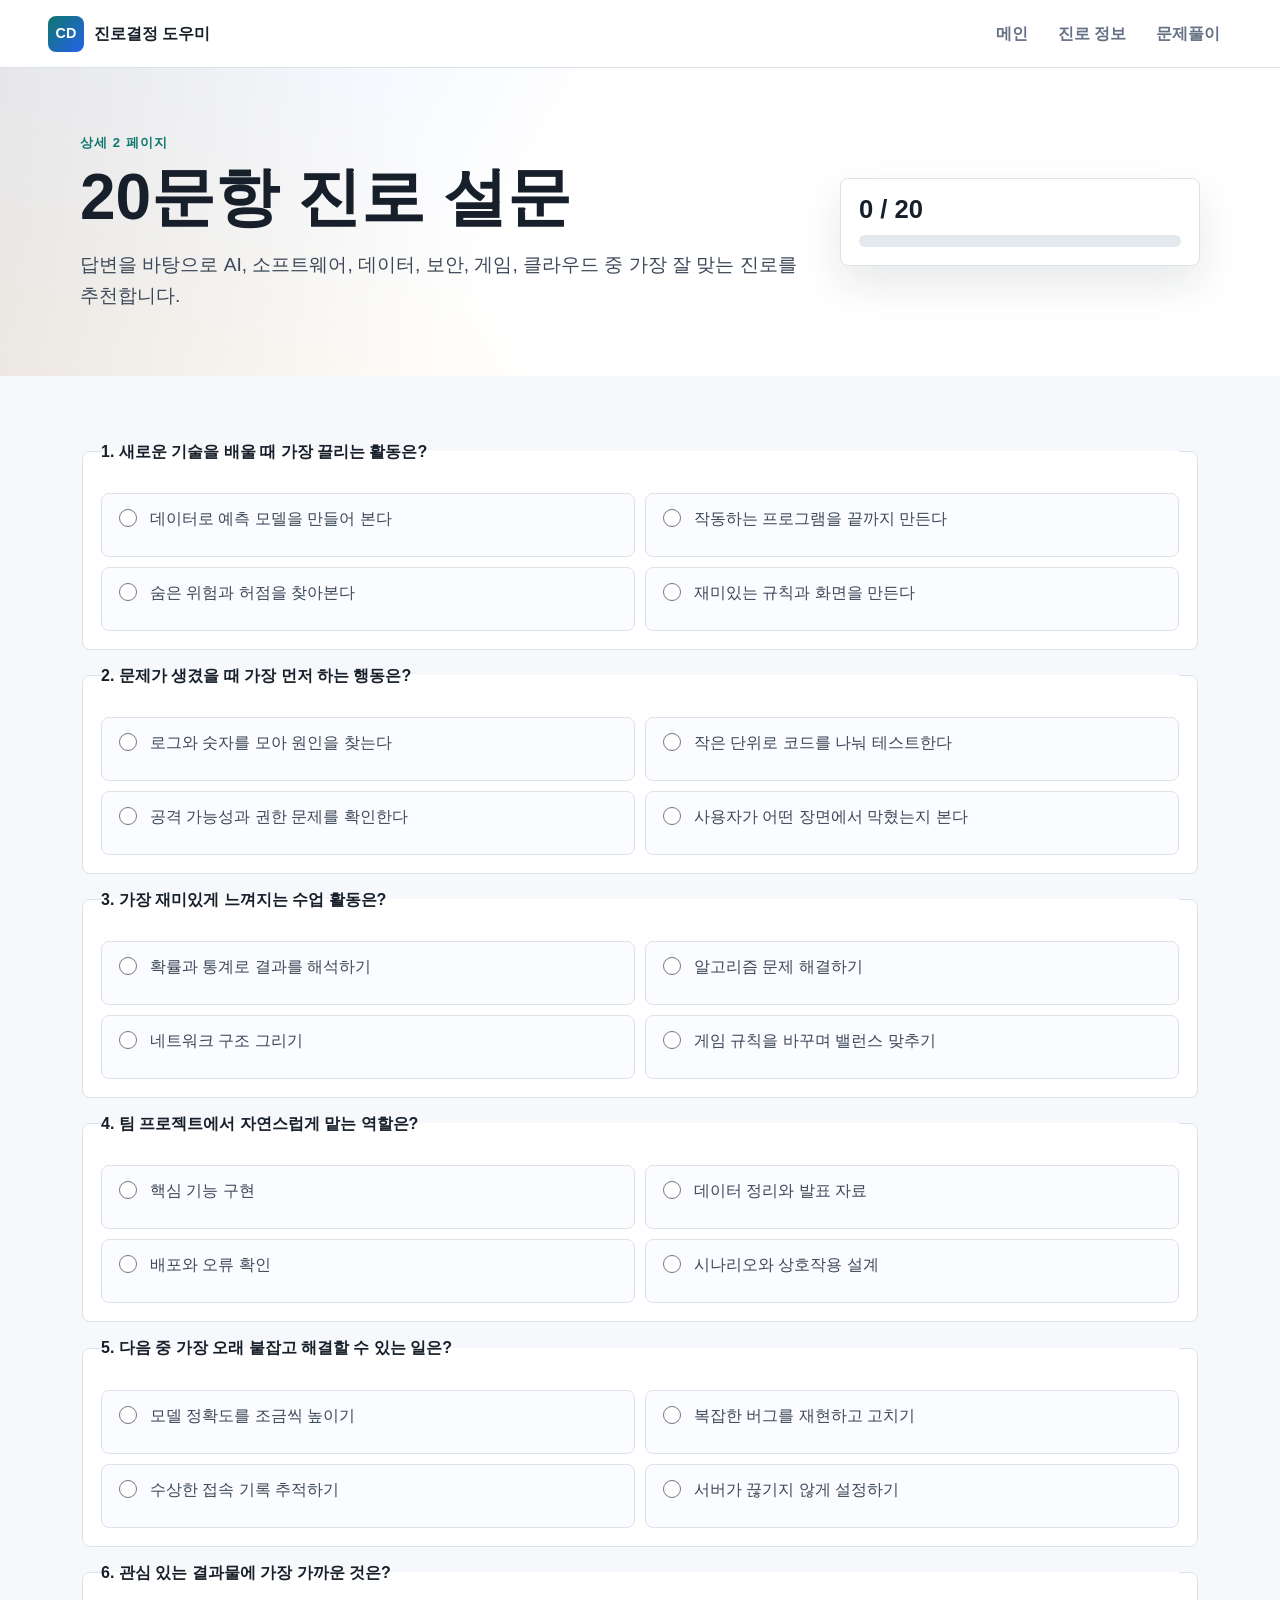
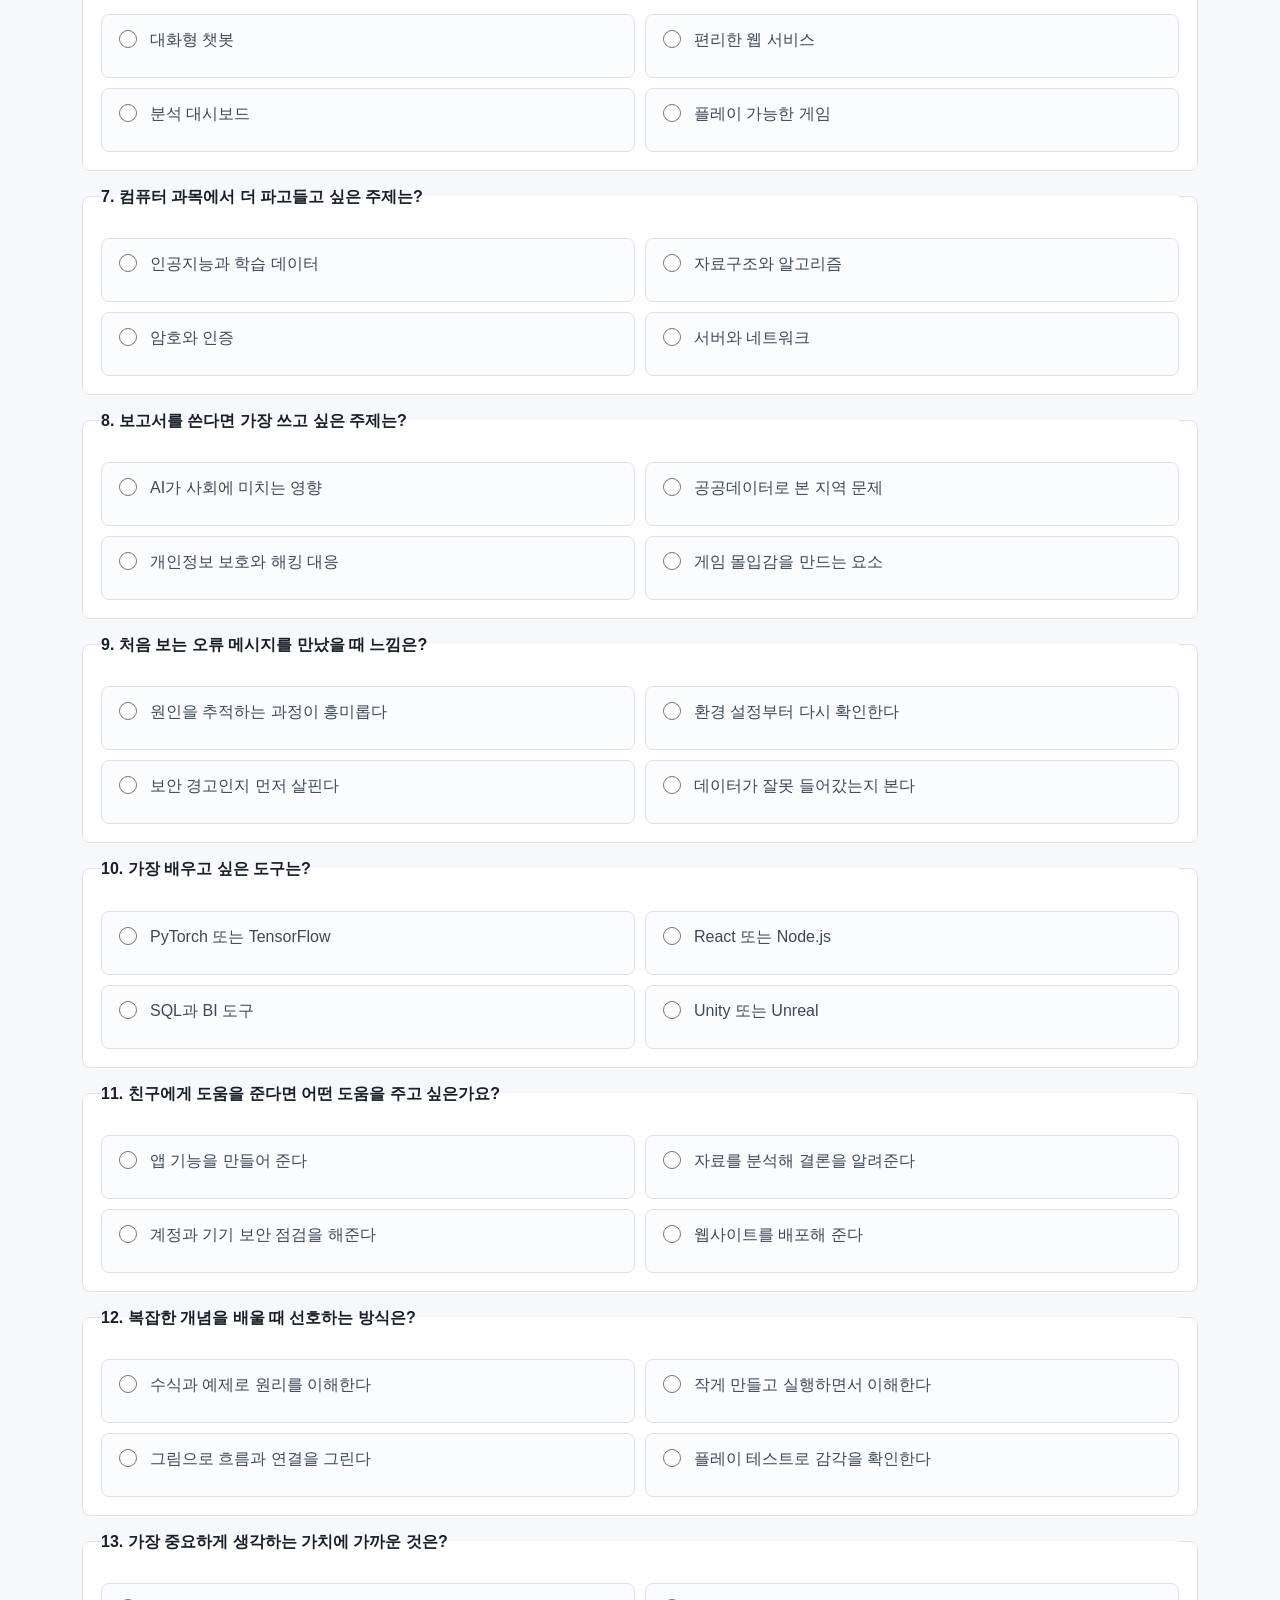
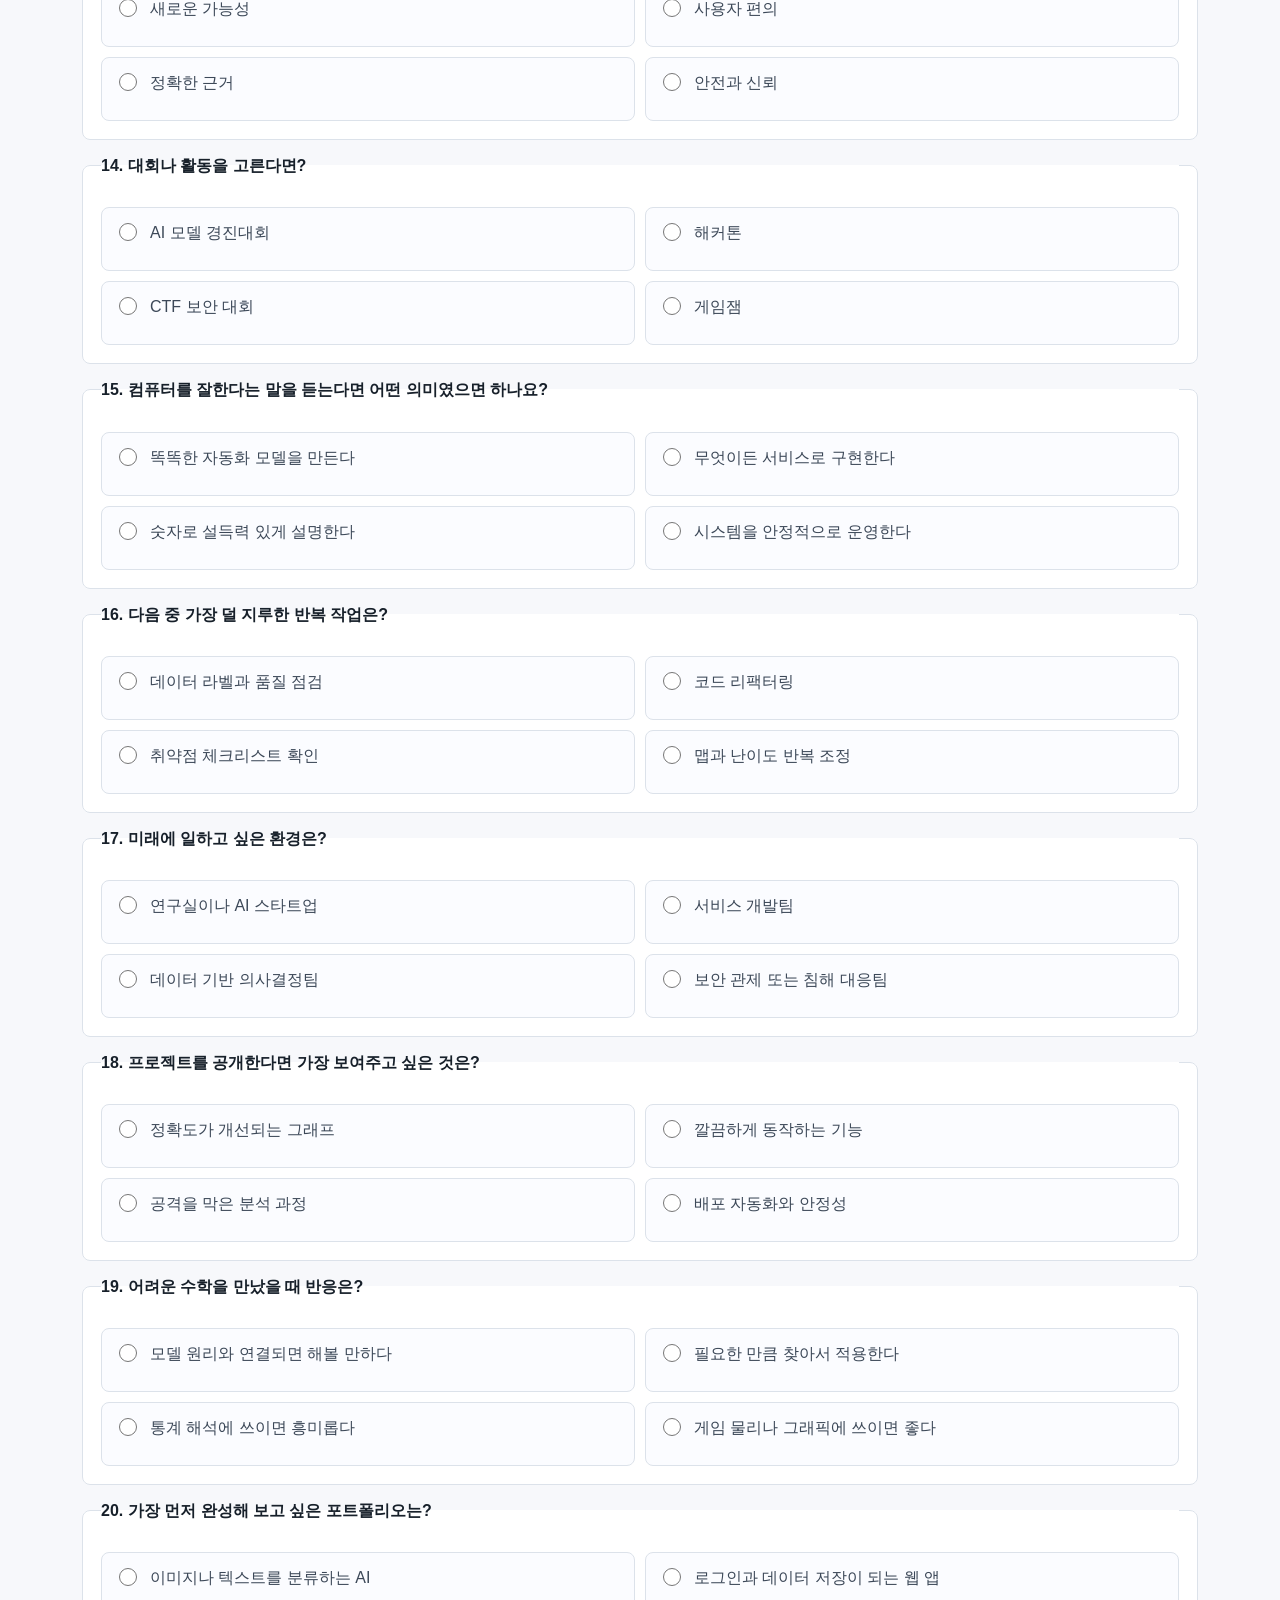
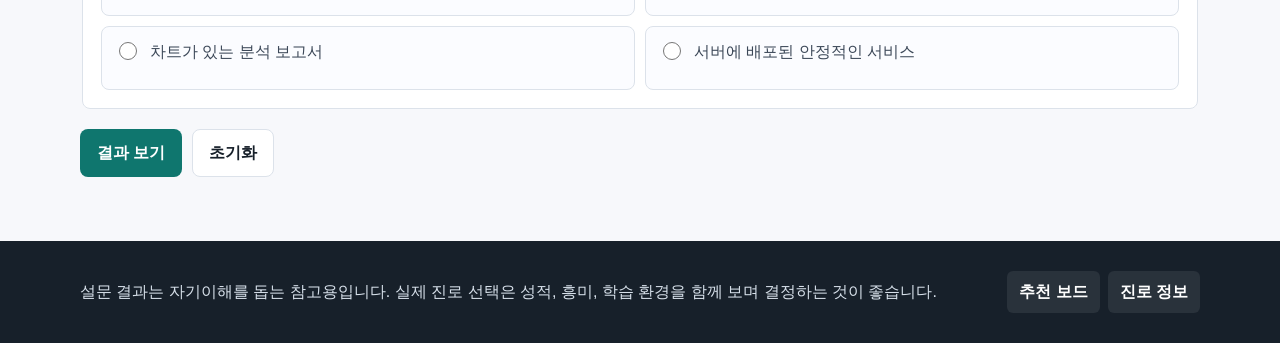
<file: GameDev_Roadmap_Web/survey.html>
<!DOCTYPE html>
<html lang="ko">
<head>
  <meta charset="UTF-8">
  <meta name="viewport" content="width=device-width, initial-scale=1.0">
  <title>20문항 진로 설문 - 진로결정 도우미</title>
  <link rel="stylesheet" href="style.css">
  <script src="script.js" defer></script>
</head>
<body data-page="survey">
  <header class="site-header">
    <a class="brand" href="index.html" aria-label="진로결정 도우미 홈">
      <span class="brand-mark">CD</span>
      <span>진로결정 도우미</span>
    </a>
    <nav class="top-nav" aria-label="주요 메뉴">
      <a href="index.html">메인</a>
      <a href="careers.html">진로 정보</a>
      <a href="computer-quiz.html">문제풀이</a>
    </nav>
  </header>

  <main>
    <section class="section-band survey-hero">
      <div class="wide-layout survey-head">
        <div>
          <p class="eyebrow">상세 2 페이지</p>
          <h1>20문항 진로 설문</h1>
          <p class="lead">답변을 바탕으로 AI, 소프트웨어, 데이터, 보안, 게임, 클라우드 중 가장 잘 맞는 진로를 추천합니다.</p>
        </div>
        <div class="progress-panel" aria-label="설문 진행률">
          <strong id="surveyProgressText">0 / 20</strong>
          <div class="progress-track">
            <span id="surveyProgressBar"></span>
          </div>
        </div>
      </div>
    </section>

    <section class="section-band">
      <div class="wide-layout">
        <form id="surveyForm" class="survey-form"></form>
        <div class="form-actions">
          <button class="primary-button" type="submit" form="surveyForm">결과 보기</button>
          <button class="secondary-button" type="button" id="surveyReset">초기화</button>
        </div>
      </div>
    </section>

    <section class="section-band result-band" id="surveyResult" hidden>
      <div class="wide-layout">
        <div id="resultSummary"></div>
        <div id="resultDetail" class="career-detail-host"></div>
      </div>
    </section>
  </main>

  <footer class="site-footer">
    <div class="wide-layout footer-grid">
      <p>설문 결과는 자기이해를 돕는 참고용입니다. 실제 진로 선택은 성적, 흥미, 학습 환경을 함께 보며 결정하는 것이 좋습니다.</p>
      <div class="footer-links">
        <a href="index.html#recommendation-board">추천 보드</a>
        <a href="careers.html">진로 정보</a>
      </div>
    </div>
  </footer>
</body>
</html>
</file>
<file: GameDev_Roadmap_Web/style.css>
:root {
  --bg: #f7f8fb;
  --surface: #ffffff;
  --surface-soft: #eef6f4;
  --ink: #17202a;
  --muted: #657184;
  --line: #dce2ea;
  --teal: #0f766e;
  --blue: #2563eb;
  --orange: #e57a44;
  --rose: #be3455;
  --yellow: #f4b63f;
  --green: #348f63;
  --shadow: 0 18px 42px rgba(23, 32, 42, 0.10);
  --radius: 8px;
}

* {
  box-sizing: border-box;
}

html {
  scroll-behavior: smooth;
}

body {
  margin: 0;
  min-width: 320px;
  color: var(--ink);
  background: var(--bg);
  font-family: Arial, "Noto Sans KR", "Malgun Gothic", sans-serif;
  line-height: 1.6;
}

a {
  color: inherit;
  text-decoration: none;
}

button,
input {
  font: inherit;
}

button {
  cursor: pointer;
}

.wide-layout {
  width: min(1120px, calc(100% - 32px));
  margin: 0 auto;
}

.section-band {
  padding: 64px 0;
}

.site-header {
  position: sticky;
  top: 0;
  z-index: 30;
  display: flex;
  align-items: center;
  justify-content: space-between;
  min-height: 68px;
  padding: 0 clamp(16px, 5vw, 48px);
  background: rgba(255, 255, 255, 0.92);
  border-bottom: 1px solid var(--line);
  backdrop-filter: blur(14px);
}

.brand,
.top-nav,
.footer-links {
  display: flex;
  align-items: center;
}

.brand {
  gap: 10px;
  font-weight: 800;
  letter-spacing: 0;
}

.brand-mark {
  display: inline-grid;
  place-items: center;
  width: 36px;
  height: 36px;
  color: #ffffff;
  background: linear-gradient(135deg, var(--teal), var(--blue));
  border-radius: 8px;
  font-size: 0.9rem;
}

.top-nav {
  gap: 6px;
}

.top-nav a,
.footer-links a {
  padding: 8px 12px;
  border-radius: 6px;
  color: var(--muted);
  font-weight: 700;
}

.top-nav a:hover,
.top-nav a:focus-visible,
.footer-links a:hover,
.footer-links a:focus-visible {
  color: var(--ink);
  background: #edf1f7;
  outline: none;
}

.home-hero {
  min-height: calc(100vh - 68px);
  display: grid;
  align-items: center;
  padding-top: 56px;
  padding-bottom: 48px;
  background:
    linear-gradient(115deg, rgba(15, 118, 110, 0.12), transparent 38%),
    linear-gradient(50deg, rgba(229, 122, 68, 0.14), transparent 34%),
    var(--bg);
}

.hero-grid,
.info-hero-grid,
.survey-head,
.two-column {
  display: grid;
  gap: 32px;
  align-items: center;
}

.hero-grid {
  grid-template-columns: minmax(0, 1.05fr) minmax(340px, 0.95fr);
}

.hero-copy h1,
.info-hero h1,
.survey-hero h1 {
  margin: 0;
  max-width: 720px;
  font-size: clamp(2.5rem, 6vw, 5.6rem);
  line-height: 1.02;
  letter-spacing: 0;
}

.info-hero h1,
.survey-hero h1 {
  font-size: clamp(2.2rem, 5vw, 4.6rem);
}

.eyebrow {
  margin: 0 0 12px;
  color: var(--teal);
  font-size: 0.82rem;
  font-weight: 900;
  letter-spacing: 0.08em;
  text-transform: uppercase;
}

.lead {
  max-width: 720px;
  margin: 20px 0 0;
  color: #3c4858;
  font-size: clamp(1rem, 2.1vw, 1.2rem);
}

.route-grid {
  display: grid;
  grid-template-columns: repeat(2, minmax(0, 1fr));
  gap: 14px;
  margin-top: 34px;
}

.route-card {
  display: flex;
  gap: 16px;
  min-height: 148px;
  padding: 20px;
  border: 1px solid var(--line);
  border-radius: var(--radius);
  background: var(--surface);
  box-shadow: var(--shadow);
  transition: transform 160ms ease, border-color 160ms ease, box-shadow 160ms ease;
}

.route-card:hover,
.route-card:focus-visible {
  transform: translateY(-3px);
  border-color: rgba(37, 99, 235, 0.45);
  box-shadow: 0 22px 46px rgba(23, 32, 42, 0.14);
  outline: none;
}

.route-number {
  flex: 0 0 auto;
  display: inline-grid;
  place-items: center;
  width: 44px;
  height: 44px;
  border-radius: 8px;
  color: #ffffff;
  background: var(--teal);
  font-weight: 900;
}

.route-survey .route-number {
  background: var(--orange);
}

.route-quiz {
  grid-column: 1 / -1;
  min-height: 118px;
}

.route-quiz .route-number {
  background: var(--blue);
}

.route-card strong,
.route-card small {
  display: block;
}

.route-card strong {
  margin-bottom: 10px;
  font-size: 1.08rem;
  line-height: 1.3;
}

.route-card small {
  color: var(--muted);
  font-size: 0.95rem;
  line-height: 1.55;
}

.visual-stage {
  position: relative;
  min-height: 430px;
  border: 1px solid rgba(23, 32, 42, 0.12);
  border-radius: var(--radius);
  overflow: hidden;
  background:
    linear-gradient(145deg, rgba(23, 32, 42, 0.95), rgba(27, 49, 64, 0.86)),
    #17202a;
  box-shadow: var(--shadow);
}

#networkCanvas {
  position: absolute;
  inset: 0;
  width: 100%;
  height: 100%;
}

.visual-labels {
  position: absolute;
  inset: 18px;
  display: grid;
  grid-template-columns: repeat(3, 1fr);
  gap: 10px;
  align-content: end;
}

.visual-labels span {
  display: inline-grid;
  place-items: center;
  min-height: 40px;
  color: rgba(255, 255, 255, 0.88);
  border: 1px solid rgba(255, 255, 255, 0.18);
  border-radius: 8px;
  background: rgba(255, 255, 255, 0.08);
  font-size: 0.78rem;
  font-weight: 800;
}

.board-band {
  background: #ffffff;
}

.section-heading {
  margin-bottom: 26px;
}

.section-heading h2 {
  margin: 0;
  max-width: 760px;
  font-size: clamp(1.8rem, 4vw, 3rem);
  line-height: 1.16;
  letter-spacing: 0;
}

.recommendation-surface {
  min-height: 440px;
  border: 1px solid var(--line);
  border-radius: var(--radius);
  background:
    linear-gradient(90deg, rgba(15, 118, 110, 0.08) 1px, transparent 1px),
    linear-gradient(0deg, rgba(15, 118, 110, 0.08) 1px, transparent 1px),
    #fbfcff;
  background-size: 36px 36px;
  overflow: hidden;
}

.blank-reveal {
  min-height: 360px;
  margin: 18px;
  border: 2px dashed rgba(101, 113, 132, 0.28);
  border-radius: 8px;
  background:
    radial-gradient(circle at 18% 24%, rgba(244, 182, 63, 0.14), transparent 26%),
    radial-gradient(circle at 82% 70%, rgba(37, 99, 235, 0.13), transparent 30%),
    rgba(255, 255, 255, 0.58);
  transition: border-color 160ms ease, background-color 160ms ease, transform 160ms ease;
}

.blank-reveal:hover,
.blank-reveal:focus-visible {
  border-color: rgba(15, 118, 110, 0.62);
  background-color: rgba(255, 255, 255, 0.86);
  transform: translateY(-1px);
  outline: none;
}

.blank-reveal.is-hidden {
  display: none;
}

.career-picker {
  display: grid;
  grid-template-columns: repeat(3, minmax(0, 1fr));
  gap: 12px;
  padding: 18px;
  border-bottom: 1px solid var(--line);
  background: rgba(255, 255, 255, 0.86);
}

.career-chip {
  min-height: 118px;
  padding: 16px;
  text-align: left;
  color: var(--ink);
  border: 1px solid var(--line);
  border-left: 6px solid var(--chip-color, var(--teal));
  border-radius: 8px;
  background: #ffffff;
  transition: transform 160ms ease, border-color 160ms ease, box-shadow 160ms ease;
}

.career-chip:hover,
.career-chip:focus-visible,
.career-chip.is-active {
  transform: translateY(-2px);
  border-color: rgba(23, 32, 42, 0.24);
  box-shadow: 0 14px 26px rgba(23, 32, 42, 0.10);
  outline: none;
}

.career-chip strong,
.career-chip span {
  display: block;
}

.career-chip strong {
  margin-bottom: 8px;
  font-size: 1rem;
  line-height: 1.3;
}

.career-chip span {
  color: var(--muted);
  font-size: 0.9rem;
  line-height: 1.45;
}

.career-detail-host {
  padding: 18px;
}

.career-detail {
  display: grid;
  gap: 22px;
}

.career-detail-head {
  display: grid;
  grid-template-columns: minmax(0, 1fr) auto;
  gap: 20px;
  align-items: start;
  padding-bottom: 18px;
  border-bottom: 1px solid var(--line);
}

.career-detail-head h3 {
  margin: 0 0 8px;
  font-size: clamp(1.6rem, 3vw, 2.25rem);
  line-height: 1.15;
  letter-spacing: 0;
}

.career-detail-head p,
.body-copy {
  margin: 0;
  color: #3c4858;
}

.career-badge {
  display: inline-flex;
  align-items: center;
  justify-content: center;
  min-width: 84px;
  min-height: 40px;
  padding: 8px 12px;
  color: #ffffff;
  background: var(--career-color, var(--teal));
  border-radius: 8px;
  font-weight: 900;
}

.detail-grid {
  display: grid;
  grid-template-columns: repeat(3, minmax(0, 1fr));
  gap: 14px;
}

.detail-block {
  padding: 18px;
  border: 1px solid var(--line);
  border-radius: 8px;
  background: #ffffff;
}

.detail-block h4 {
  margin: 0 0 12px;
  font-size: 1rem;
}

.detail-block ul,
.task-list {
  display: grid;
  gap: 10px;
  margin: 0;
  padding: 0;
  list-style: none;
}

.detail-block li {
  color: #3c4858;
}

.task-block {
  padding: 18px;
  border: 1px solid var(--line);
  border-radius: 8px;
  background: #ffffff;
}

.task-block h4 {
  margin: 0 0 12px;
}

.task-list label {
  display: flex;
  align-items: flex-start;
  gap: 10px;
  min-height: 44px;
  padding: 11px 12px;
  border: 1px solid var(--line);
  border-radius: 8px;
  background: #fbfcff;
}

.task-list input {
  flex: 0 0 auto;
  width: 18px;
  height: 18px;
  margin-top: 3px;
  accent-color: var(--teal);
}

.task-list input:checked + span {
  color: var(--muted);
  text-decoration: line-through;
}

.ready-banner {
  position: fixed;
  top: 82px;
  left: 50%;
  z-index: 60;
  transform: translate(-50%, -20px);
  opacity: 0;
  pointer-events: none;
  min-width: min(360px, calc(100% - 40px));
  padding: 14px 22px;
  text-align: center;
  color: #ffffff;
  background: linear-gradient(135deg, var(--green), var(--blue));
  border-radius: 8px;
  box-shadow: var(--shadow);
  font-weight: 900;
  transition: opacity 180ms ease, transform 180ms ease;
}

.ready-banner.is-visible {
  opacity: 1;
  transform: translate(-50%, 0);
}

#fireworkCanvas {
  position: fixed;
  inset: 0;
  z-index: 55;
  display: none;
  width: 100%;
  height: 100%;
  pointer-events: none;
}

.info-hero,
.survey-hero,
.quiz-hero {
  background:
    linear-gradient(120deg, rgba(37, 99, 235, 0.11), transparent 42%),
    linear-gradient(60deg, rgba(244, 182, 63, 0.16), transparent 38%),
    #ffffff;
}

.info-hero-grid,
.survey-head {
  grid-template-columns: minmax(0, 1fr) minmax(260px, 360px);
}

.quiz-status-card {
  display: grid;
  grid-template-columns: repeat(2, minmax(0, 1fr));
  gap: 10px;
  padding: 14px;
  border: 1px solid var(--line);
  border-radius: 8px;
  background: #ffffff;
  box-shadow: var(--shadow);
}

.quiz-status-card div {
  display: grid;
  min-height: 92px;
  place-content: center;
  text-align: center;
  border-radius: 8px;
  background: #f3f7fb;
}

.quiz-status-card strong {
  color: var(--blue);
  font-size: 1.8rem;
  line-height: 1;
}

.quiz-status-card span {
  margin-top: 6px;
  color: var(--muted);
  font-size: 0.82rem;
  font-weight: 800;
}

.metric-strip,
.progress-panel {
  display: grid;
  gap: 12px;
  padding: 18px;
  border: 1px solid var(--line);
  border-radius: 8px;
  background: #ffffff;
  box-shadow: var(--shadow);
}

.metric-strip {
  grid-template-columns: repeat(3, 1fr);
}

.metric-strip div {
  display: grid;
  gap: 4px;
  min-height: 92px;
  place-items: center;
  border-radius: 8px;
  background: #f3f7fb;
}

.metric-strip strong {
  color: var(--blue);
  font-size: 2rem;
  line-height: 1;
}

.metric-strip span {
  color: var(--muted);
  font-size: 0.86rem;
  font-weight: 800;
}

.career-library,
.cert-grid {
  display: grid;
  grid-template-columns: repeat(3, minmax(0, 1fr));
  gap: 14px;
}

.library-card,
.cert-card {
  min-height: 246px;
  padding: 18px;
  border: 1px solid var(--line);
  border-top: 6px solid var(--card-color, var(--teal));
  border-radius: 8px;
  background: #ffffff;
}

.library-card h3,
.cert-card h3 {
  margin: 0 0 10px;
  font-size: 1.18rem;
  line-height: 1.28;
}

.library-card p,
.cert-card p {
  margin: 0;
  color: #3c4858;
}

.tag-list {
  display: flex;
  flex-wrap: wrap;
  gap: 8px;
  margin-top: 14px;
}

.tag-list span {
  padding: 5px 8px;
  color: #3c4858;
  border: 1px solid var(--line);
  border-radius: 6px;
  background: #f7f9fc;
  font-size: 0.82rem;
  font-weight: 700;
}

.contrast-band {
  background: #eef3f8;
}

.two-column {
  grid-template-columns: minmax(0, 1fr) minmax(340px, 0.95fr);
}

.stack-list {
  display: grid;
  gap: 10px;
  margin-top: 22px;
}

.plain-item {
  display: grid;
  gap: 4px;
  padding: 14px 16px;
  border-left: 5px solid var(--teal);
  border-radius: 8px;
  background: #ffffff;
}

.plain-item strong {
  font-size: 1rem;
}

.plain-item span {
  color: var(--muted);
}

.subject-table-wrap {
  overflow-x: auto;
}

.info-table {
  width: 100%;
  min-width: 520px;
  border-collapse: collapse;
  border: 1px solid var(--line);
  background: #ffffff;
  border-radius: 8px;
  overflow: hidden;
}

.info-table caption {
  padding: 0 0 12px;
  text-align: left;
  color: var(--muted);
  font-weight: 800;
}

.info-table th,
.info-table td {
  padding: 14px 16px;
  text-align: left;
  border-bottom: 1px solid var(--line);
  vertical-align: top;
}

.info-table th {
  color: #ffffff;
  background: #263747;
}

.info-table tr:last-child td {
  border-bottom: 0;
}

.timeline {
  display: grid;
  grid-template-columns: repeat(4, minmax(0, 1fr));
  gap: 14px;
  margin: 0;
  padding: 0;
  list-style: none;
}

.timeline li {
  min-height: 218px;
  padding: 18px;
  border: 1px solid var(--line);
  border-radius: 8px;
  background: #ffffff;
}

.timeline span {
  display: inline-block;
  margin-bottom: 12px;
  color: var(--orange);
  font-size: 0.82rem;
  font-weight: 900;
}

.timeline strong {
  display: block;
  margin-bottom: 8px;
  font-size: 1.04rem;
}

.timeline p {
  margin: 0;
  color: #3c4858;
}

.source-list {
  display: flex;
  flex-wrap: wrap;
  gap: 10px;
}

.source-list a {
  padding: 10px 12px;
  color: #ffffff;
  background: #263747;
  border-radius: 6px;
  font-weight: 800;
}

.source-list a:hover,
.source-list a:focus-visible {
  background: var(--teal);
  outline: none;
}

.progress-panel strong {
  font-size: 1.6rem;
  line-height: 1;
}

.progress-track {
  height: 12px;
  overflow: hidden;
  border-radius: 999px;
  background: #e4e9f0;
}

.progress-track span {
  display: block;
  width: 0%;
  height: 100%;
  background: linear-gradient(90deg, var(--teal), var(--orange));
  transition: width 180ms ease;
}

.quiz-toolbar-wrap {
  position: sticky;
  top: 68px;
  z-index: 20;
  padding: 12px 0;
  border-bottom: 1px solid var(--line);
  background: rgba(247, 248, 251, 0.94);
  backdrop-filter: blur(12px);
}

.quiz-toolbar {
  display: grid;
  grid-template-columns: minmax(240px, 0.6fr) minmax(260px, 1fr);
  gap: 24px;
  align-items: center;
}

.quiz-toolbar div:first-child {
  display: flex;
  gap: 10px;
  align-items: baseline;
}

.quiz-toolbar strong {
  white-space: nowrap;
}

.quiz-toolbar div:first-child span {
  color: var(--muted);
  font-size: 0.86rem;
}

.quiz-guide {
  display: grid;
  grid-template-columns: auto 1fr;
  gap: 14px;
  margin-bottom: 18px;
  padding: 16px 18px;
  border-left: 6px solid var(--orange);
  border-radius: 8px;
  background: #fff8ed;
}

.quiz-guide p {
  margin: 0;
  color: #3c4858;
}

.question-meta {
  display: flex;
  justify-content: space-between;
  gap: 12px;
  margin-bottom: 8px;
}

.question-meta em,
.question-meta b {
  font-size: 0.78rem;
  font-style: normal;
}

.question-meta em {
  color: var(--teal);
}

.question-meta b {
  color: var(--muted);
}

.question-code {
  overflow-x: auto;
  margin: 0 0 14px;
  padding: 16px;
  color: #e8edf4;
  background: #17202a;
  border-radius: 8px;
  font: 0.92rem/1.6 Consolas, "Courier New", monospace;
}

.written-question textarea {
  width: 100%;
  min-height: 150px;
  resize: vertical;
  padding: 14px;
  color: var(--ink);
  border: 1px solid var(--line);
  border-radius: 8px;
  background: #fbfcff;
  font: inherit;
}

.written-question textarea:focus {
  border-color: var(--teal);
  outline: 3px solid rgba(15, 118, 110, 0.14);
}

.quiz-question.needs-answer {
  animation: answer-needed 1.1s ease;
}

@keyframes answer-needed {
  0%, 100% { border-color: var(--line); }
  35%, 65% { border-color: var(--rose); box-shadow: 0 0 0 4px rgba(190, 52, 85, 0.16); }
}

.quiz-result-band {
  background: #eef3f8;
}

.quiz-score-summary {
  display: grid;
  grid-template-columns: minmax(0, 0.8fr) minmax(340px, 1.2fr);
  gap: 16px;
}

.quiz-total-card,
.category-score-card,
.weakness-card,
.review-card {
  padding: 22px;
  border: 1px solid var(--line);
  border-radius: 8px;
  background: #ffffff;
}

.quiz-total-card h2,
.category-score-card h3,
.weakness-card h3 {
  margin: 8px 0;
}

.quiz-total-card > p:last-child,
.weakness-card p {
  margin: 0;
  color: #3c4858;
}

.quiz-total {
  display: flex;
  gap: 8px;
  align-items: baseline;
}

.quiz-total strong {
  color: var(--blue);
  font-size: clamp(3.4rem, 8vw, 6rem);
  line-height: 1;
}

.quiz-total span {
  color: var(--muted);
  font-weight: 900;
}

.category-score-card {
  display: grid;
  gap: 12px;
}

.category-score-card h3 {
  margin-top: 0;
}

.weakness-grid {
  display: grid;
  grid-template-columns: repeat(2, minmax(0, 1fr));
  gap: 16px;
  margin-top: 16px;
}

.weakness-card {
  border-top: 6px solid var(--area-color);
}

.weakness-card > span {
  color: var(--area-color);
  font-size: 0.8rem;
  font-weight: 900;
}

.weakness-card > strong {
  display: block;
  margin-top: 16px;
}

.quiz-review-heading {
  margin-top: 54px;
}

.quiz-review-heading > p:last-child {
  color: var(--muted);
}

.quiz-review {
  display: grid;
  gap: 16px;
}

.review-card {
  border-left: 7px solid var(--review-color, var(--line));
}

.review-card.is-correct {
  --review-color: var(--green);
}

.review-card.is-partial {
  --review-color: var(--yellow);
}

.review-card.is-wrong {
  --review-color: var(--rose);
}

.review-card-head {
  display: flex;
  justify-content: space-between;
  gap: 20px;
  align-items: flex-start;
}

.review-card-head span {
  color: var(--muted);
  font-size: 0.8rem;
  font-weight: 900;
}

.review-card-head h3 {
  margin: 5px 0 0;
  font-size: 1.08rem;
}

.review-card-head > strong {
  flex: 0 0 auto;
  padding: 6px 9px;
  color: var(--review-color);
  border: 1px solid currentColor;
  border-radius: 6px;
  font-size: 0.82rem;
}

.answer-compare {
  display: grid;
  grid-template-columns: repeat(2, minmax(0, 1fr));
  gap: 12px;
  margin-top: 18px;
}

.answer-compare section,
.explanation-box,
.rubric-box {
  padding: 14px;
  border-radius: 8px;
  background: #f7f9fc;
}

.answer-compare h4,
.explanation-box h4,
.rubric-box h4 {
  margin: 0 0 8px;
}

.answer-compare p,
.explanation-box p {
  margin: 0;
  color: #3c4858;
  white-space: pre-wrap;
}

.rubric-box,
.explanation-box {
  margin-top: 12px;
}

.rubric-list {
  display: flex;
  flex-wrap: wrap;
  gap: 8px;
}

.rubric-list span {
  padding: 6px 9px;
  color: var(--rose);
  border: 1px solid currentColor;
  border-radius: 6px;
  background: #ffffff;
  font-size: 0.82rem;
  font-weight: 800;
}

.rubric-list span.is-found {
  color: var(--green);
}

.explanation-box {
  border-left: 5px solid var(--blue);
  background: #f2f6ff;
}

.explanation-box a {
  display: inline-block;
  margin-top: 10px;
  color: var(--blue);
  font-weight: 900;
  text-decoration: underline;
  text-underline-offset: 3px;
}

.survey-form {
  display: grid;
  gap: 14px;
}

.question-card {
  padding: 18px;
  border: 1px solid var(--line);
  border-radius: 8px;
  background: #ffffff;
}

.question-card legend {
  width: 100%;
  margin-bottom: 12px;
  padding: 0;
  font-weight: 900;
  line-height: 1.45;
}

.option-grid {
  display: grid;
  grid-template-columns: repeat(2, minmax(0, 1fr));
  gap: 10px;
}

.option-card {
  display: flex;
  gap: 10px;
  min-height: 64px;
  padding: 12px;
  border: 1px solid var(--line);
  border-radius: 8px;
  background: #fbfcff;
  color: #3c4858;
}

.option-card:has(input:checked) {
  border-color: rgba(15, 118, 110, 0.55);
  background: #edf9f6;
  color: var(--ink);
}

.option-card input {
  flex: 0 0 auto;
  width: 18px;
  height: 18px;
  margin-top: 3px;
  accent-color: var(--teal);
}

.form-actions {
  display: flex;
  flex-wrap: wrap;
  gap: 10px;
  margin-top: 20px;
}

.primary-button,
.secondary-button,
.mini-button {
  display: inline-flex;
  align-items: center;
  justify-content: center;
  min-height: 44px;
  padding: 10px 16px;
  border: 1px solid transparent;
  border-radius: 8px;
  font-weight: 900;
}

.primary-button {
  color: #ffffff;
  background: var(--teal);
}

.secondary-button,
.mini-button {
  color: var(--ink);
  background: #ffffff;
  border-color: var(--line);
}

.primary-button:hover,
.primary-button:focus-visible {
  background: #0a5f59;
  outline: none;
}

.secondary-button:hover,
.secondary-button:focus-visible,
.mini-button:hover,
.mini-button:focus-visible {
  border-color: rgba(37, 99, 235, 0.5);
  outline: none;
}

.mini-button.is-active {
  color: #ffffff;
  background: var(--career-color, var(--teal));
  border-color: var(--career-color, var(--teal));
}

.result-band {
  background: #ffffff;
}

.result-summary {
  display: grid;
  grid-template-columns: minmax(0, 1fr) minmax(280px, 380px);
  gap: 22px;
  align-items: start;
  margin-bottom: 18px;
}

.result-title {
  padding: 22px;
  border: 1px solid var(--line);
  border-left: 8px solid var(--career-color, var(--teal));
  border-radius: 8px;
  background: #ffffff;
}

.result-title h2 {
  margin: 0 0 10px;
  font-size: clamp(1.8rem, 4vw, 3rem);
  line-height: 1.12;
}

.result-title p {
  margin: 0;
  color: #3c4858;
}

.score-list {
  display: grid;
  gap: 10px;
  padding: 18px;
  border: 1px solid var(--line);
  border-radius: 8px;
  background: #ffffff;
}

.score-row {
  display: grid;
  gap: 6px;
}

.score-label {
  display: flex;
  justify-content: space-between;
  gap: 12px;
  color: #3c4858;
  font-size: 0.9rem;
  font-weight: 800;
}

.score-bar {
  height: 10px;
  overflow: hidden;
  border-radius: 999px;
  background: #e6ebf2;
}

.score-bar span {
  display: block;
  height: 100%;
  width: 0%;
  border-radius: inherit;
  background: var(--score-color, var(--teal));
}

.top-career-actions {
  display: flex;
  flex-wrap: wrap;
  gap: 8px;
  margin-top: 16px;
}

.result-support-grid {
  display: grid;
  grid-template-columns: repeat(3, minmax(0, 1fr));
  gap: 14px;
  margin-bottom: 18px;
}

.reason-panel {
  min-height: 250px;
  padding: 18px;
  border: 1px solid var(--line);
  border-radius: 8px;
  background: #ffffff;
}

.reason-panel h3 {
  margin: 0 0 14px;
  font-size: 1.05rem;
  line-height: 1.3;
}

.reason-list,
.evidence-list,
.reference-list {
  display: grid;
  gap: 10px;
  margin: 0;
  padding: 0;
  list-style: none;
}

.reason-list li,
.evidence-list li {
  padding: 11px 12px;
  color: #3c4858;
  border: 1px solid var(--line);
  border-radius: 8px;
  background: #fbfcff;
}

.evidence-list li {
  display: grid;
  gap: 6px;
}

.evidence-list strong {
  color: var(--ink);
  font-size: 0.92rem;
  line-height: 1.35;
}

.evidence-list span {
  color: #3c4858;
}

.evidence-list em {
  width: max-content;
  padding: 3px 7px;
  color: #ffffff;
  background: var(--orange);
  border-radius: 6px;
  font-size: 0.78rem;
  font-style: normal;
  font-weight: 900;
}

.reference-list a {
  display: grid;
  gap: 4px;
  min-height: 70px;
  padding: 11px 12px;
  border: 1px solid var(--line);
  border-left: 5px solid var(--career-color, var(--teal));
  border-radius: 8px;
  background: #fbfcff;
}

.reference-list a:hover,
.reference-list a:focus-visible {
  border-color: rgba(37, 99, 235, 0.45);
  background: #f3f7fb;
  outline: none;
}

.reference-list strong {
  color: var(--ink);
  line-height: 1.3;
}

.reference-list span {
  color: var(--muted);
  font-size: 0.9rem;
  line-height: 1.4;
}

.site-footer {
  padding: 30px 0;
  color: #d7e0ea;
  background: #17202a;
}

.footer-grid {
  display: flex;
  align-items: center;
  justify-content: space-between;
  gap: 16px;
}

.site-footer p {
  margin: 0;
}

.footer-links {
  gap: 8px;
}

.footer-links a {
  color: #ffffff;
  background: rgba(255, 255, 255, 0.08);
}

@media (max-width: 900px) {
  .hero-grid,
  .info-hero-grid,
  .survey-head,
  .two-column,
  .result-summary,
  .result-support-grid,
  .quiz-score-summary {
    grid-template-columns: 1fr;
  }

  .home-hero {
    min-height: auto;
  }

  .visual-stage {
    min-height: 320px;
  }

  .route-grid,
  .option-grid,
  .answer-compare {
    grid-template-columns: 1fr;
  }

  .career-picker,
  .career-library,
  .cert-grid,
  .timeline,
  .detail-grid {
    grid-template-columns: repeat(2, minmax(0, 1fr));
  }
}

@media (max-width: 640px) {
  .site-header {
    min-height: 64px;
    padding: 0 12px;
  }

  .brand span:last-child {
    display: none;
  }

  .top-nav a {
    padding: 7px 7px;
    font-size: 0.84rem;
  }

  .section-band {
    padding: 44px 0;
  }

  .hero-copy h1,
  .info-hero h1,
  .survey-hero h1,
  .quiz-hero h1 {
    font-size: clamp(2rem, 13vw, 3.25rem);
  }

  .quiz-toolbar-wrap {
    top: 64px;
  }

  .quiz-toolbar {
    grid-template-columns: 1fr;
    gap: 8px;
  }

  .quiz-toolbar div:first-child span {
    display: none;
  }

  .quiz-guide {
    grid-template-columns: 1fr;
  }

  .weakness-grid {
    grid-template-columns: 1fr;
  }

  .review-card-head {
    display: grid;
  }

  .review-card-head > strong {
    width: max-content;
  }

  .career-picker,
  .career-library,
  .cert-grid,
  .timeline,
  .detail-grid,
  .metric-strip {
    grid-template-columns: 1fr;
  }

  .career-detail-head {
    grid-template-columns: 1fr;
  }

  .blank-reveal {
    min-height: 300px;
    margin: 12px;
  }

  .career-detail-host,
  .career-picker {
    padding: 12px;
  }

  .footer-grid {
    align-items: flex-start;
    flex-direction: column;
  }
}
</file>
<file: 슈팅게임/style.css>
/* 간단한 스타일 */
html,body{height:100%;margin:0;font-family:Arial,Helvetica,sans-serif;background:#0b1020;color:#e6eef8}
.game-wrap{display:flex;justify-content:center;align-items:center;height:80vh}
#gameCanvas{background:#071022;border:2px solid #223344;border-radius:8px}
h1,p{margin:10px 16px}
</file>
